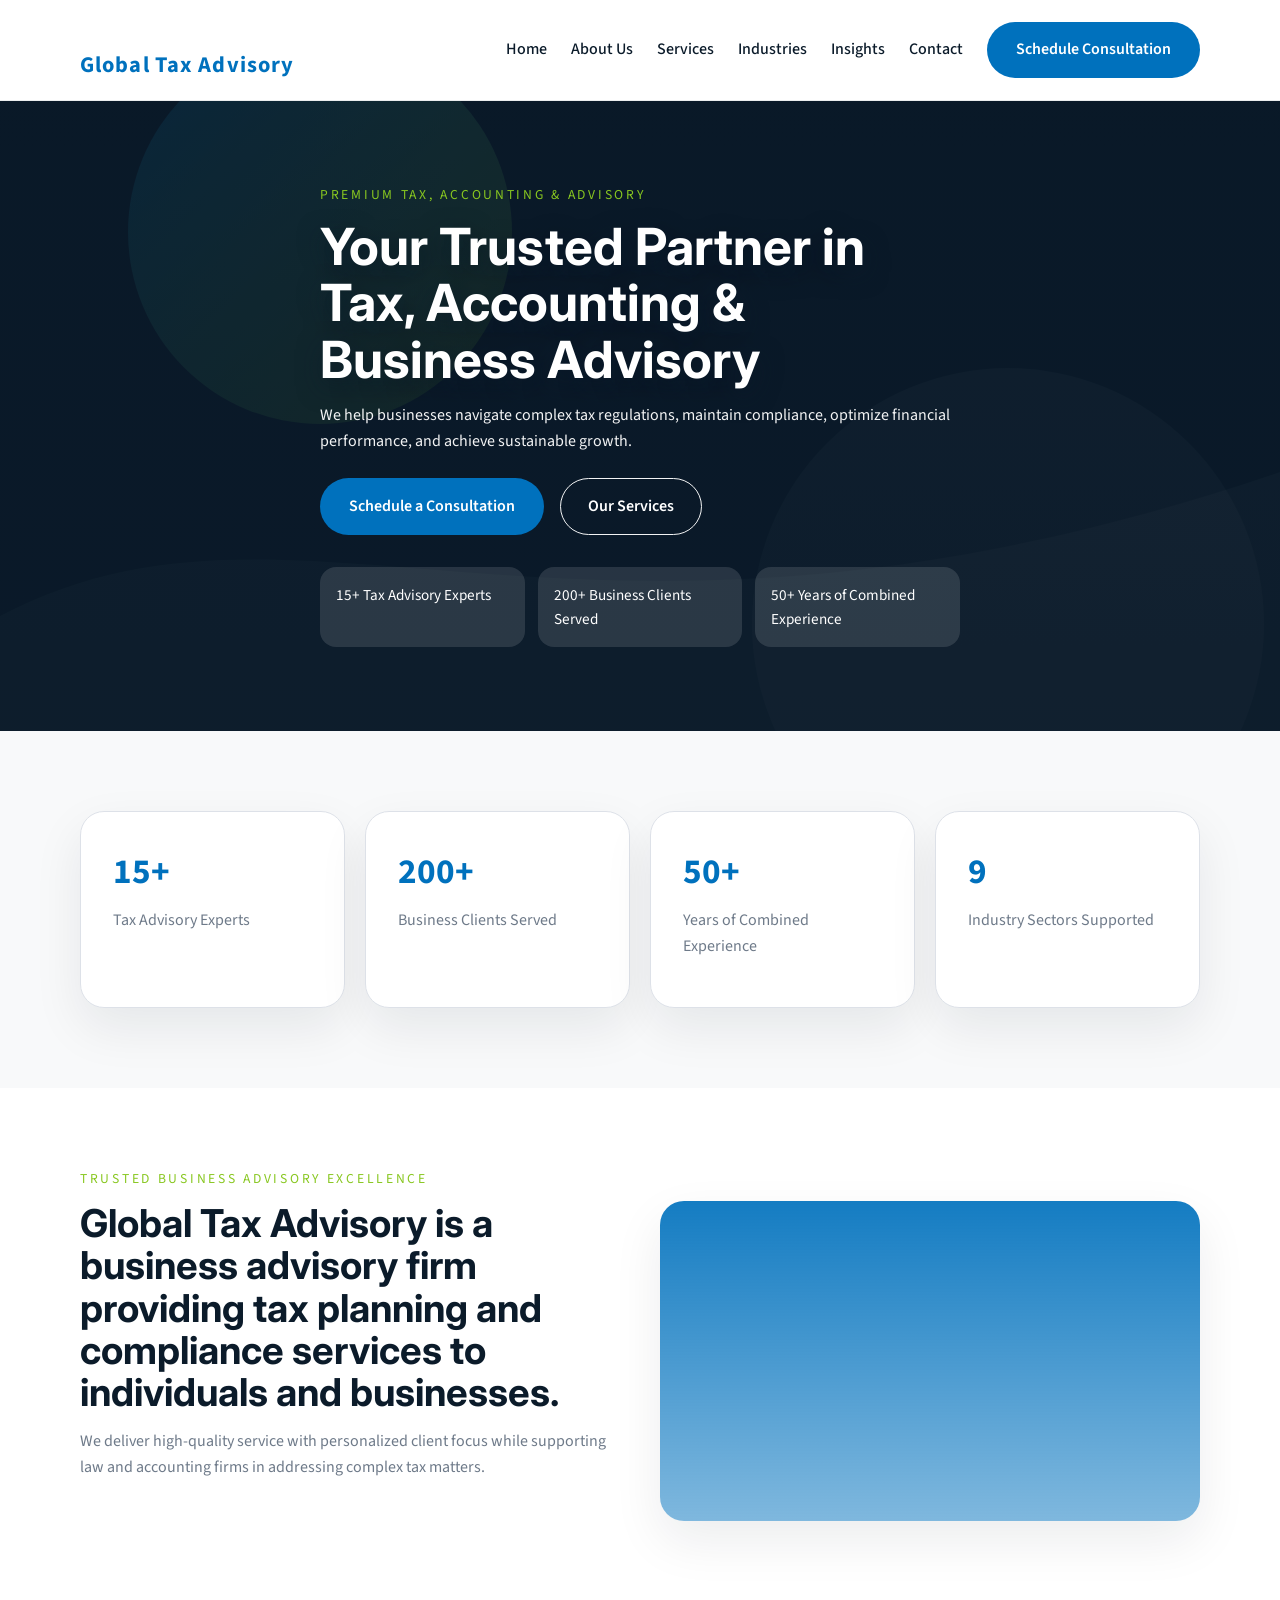
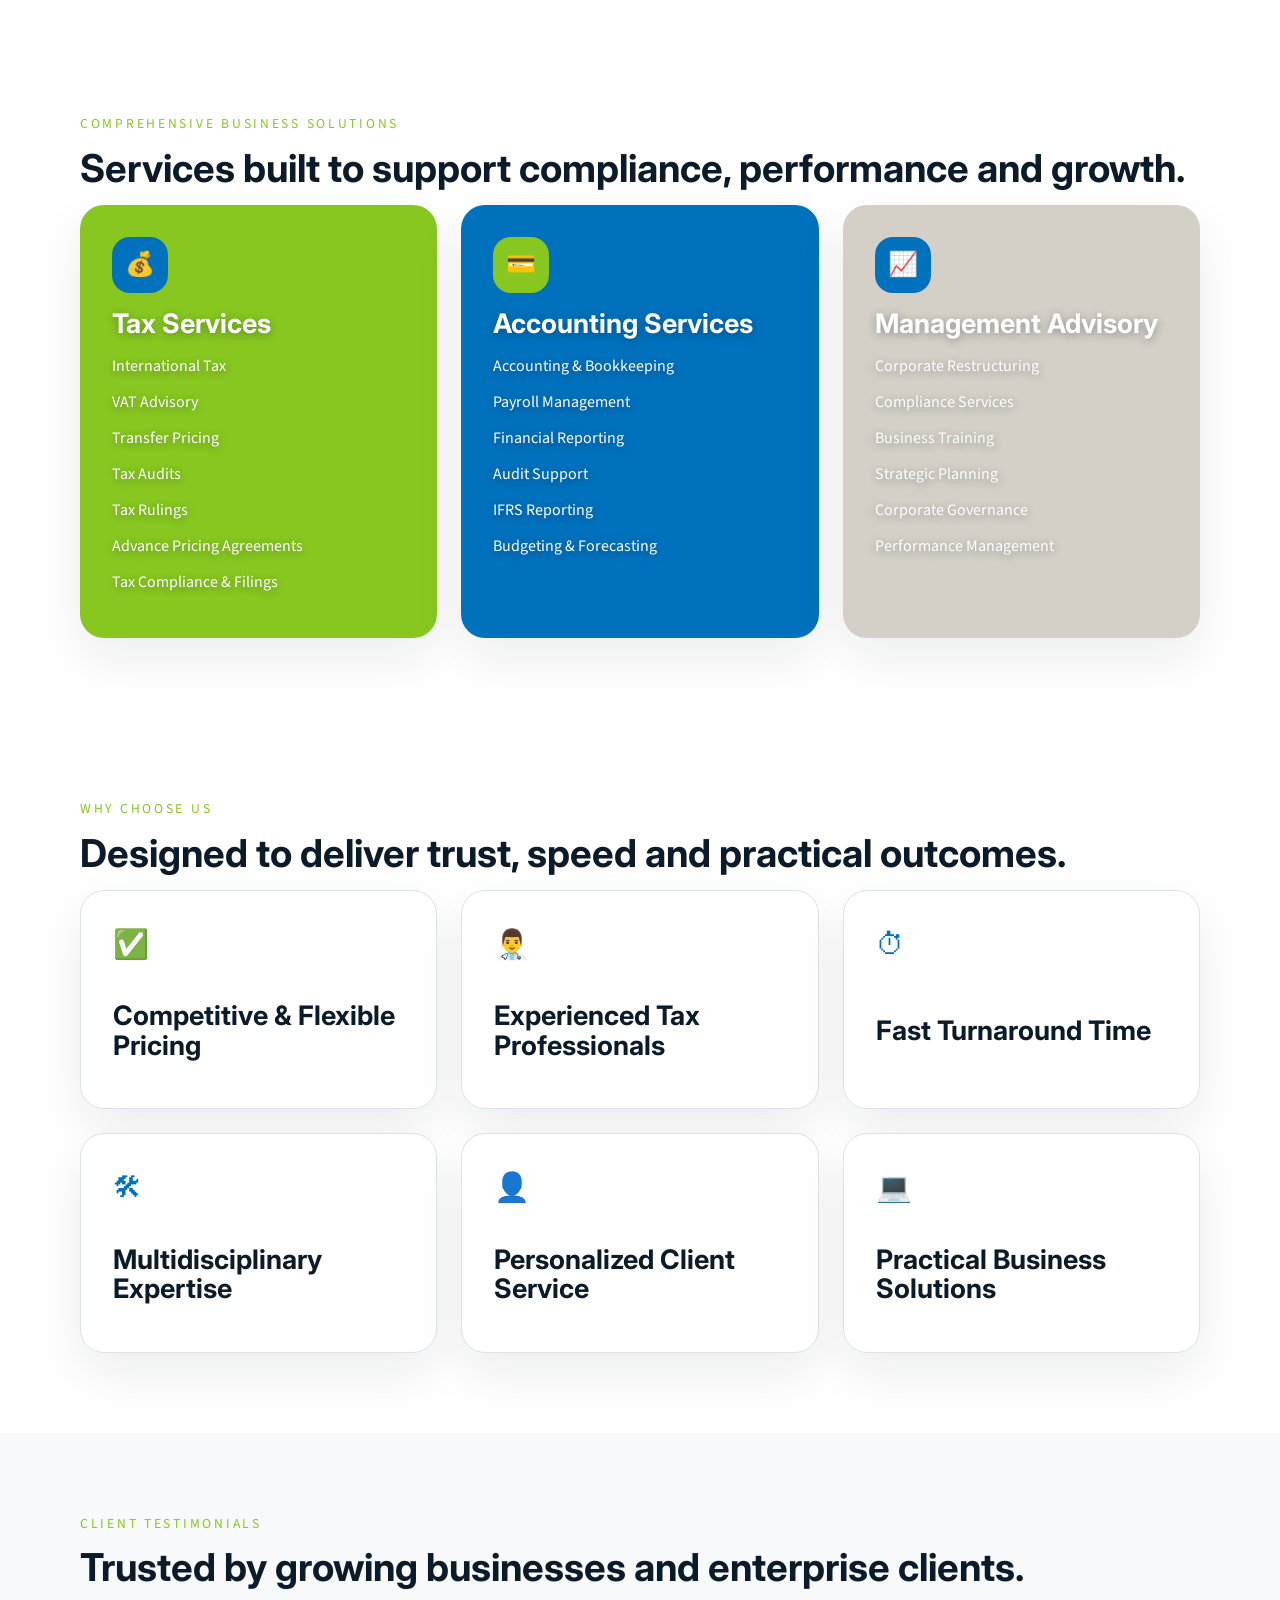
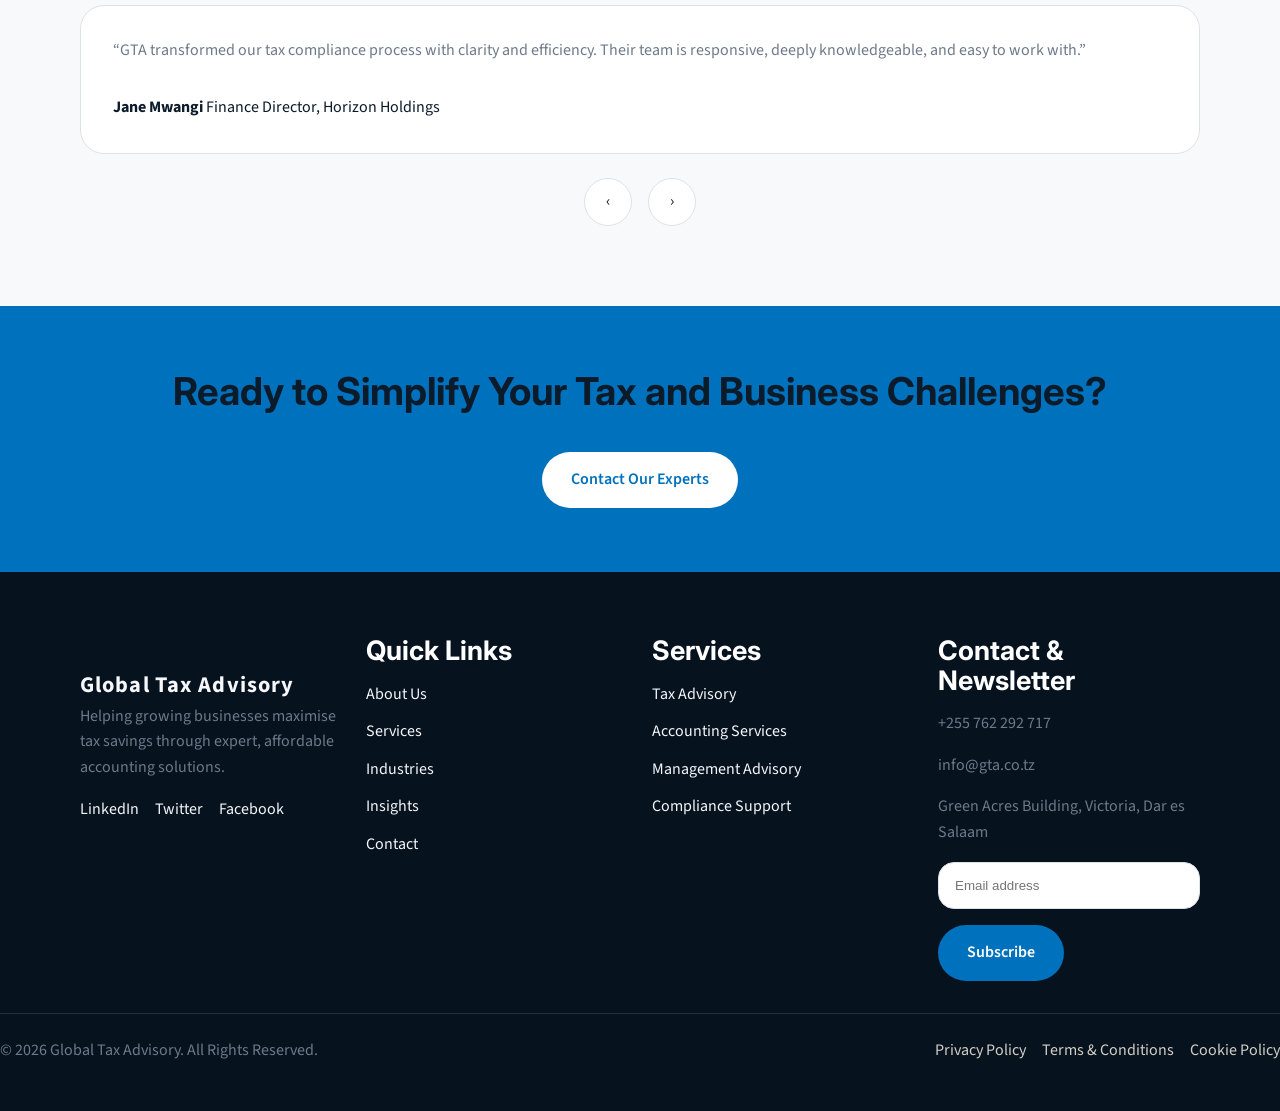
<file: index.html>
<!DOCTYPE html>
<html lang="en">
<head>
  <meta charset="UTF-8" />
  <meta name="viewport" content="width=device-width, initial-scale=1.0" />
  <title>Global Tax Advisory | Trusted Tax, Accounting & Advisory Services</title>
  <meta name="description" content="Global Tax Advisory delivers premium tax advisory, accounting services, and business consulting for growing organizations in Tanzania and beyond." />
  <meta name="keywords" content="tax advisory, accounting services, business consulting, tax compliance, financial management, Tanzania" />
  <meta property="og:title" content="Global Tax Advisory | Trusted Tax, Accounting & Advisory Services" />
  <meta property="og:description" content="Premium corporate advisory services for tax, accounting, and business management with expert support for growing businesses." />
  <meta property="og:type" content="website" />
  <meta property="og:url" content="./index.html" />
  <meta property="og:image" content="./assets/img/og-image.svg" />
  <meta name="twitter:card" content="summary_large_image" />
  <meta name="twitter:title" content="Global Tax Advisory | Trusted Tax, Accounting & Advisory Services" />
  <meta name="twitter:description" content="Premium tax and business advisory with tailored accounting solutions for growing businesses." />
  <script type="application/ld+json">
  {
    "@context": "https://schema.org",
    "@type": "ProfessionalService",
    "name": "Global Tax Advisory",
    "url": "https://www.globaltaxadvisory.co.tz",
    "logo": "https://www.globaltaxadvisory.co.tz/assets/img/logo.png",
    "telephone": "+255762292717",
    "email": "info@gta.co.tz",
    "address": {
      "@type": "PostalAddress",
      "streetAddress": "Green Acres Building, Victoria",
      "addressLocality": "Dar es Salaam",
      "addressCountry": "TZ"
    },
    "description": "Premium tax advisory, accounting services, and business consulting for growing businesses.",
    "areaServed": "Tanzania",
    "priceRange": "$$",
    "sameAs": [
      "https://www.linkedin.com",
      "https://twitter.com",
      "https://www.facebook.com"
    ]
  }
  </script>
  <link rel="preconnect" href="https://fonts.googleapis.com" />
  <link rel="preconnect" href="https://fonts.gstatic.com" crossorigin />
  <link href="https://fonts.googleapis.com/css2?family=Inter:wght@300;400;500;600;700&family=Source+Sans+Pro:wght@300;400;500;600;700&display=swap" rel="stylesheet" />
  <link href="https://cdn.jsdelivr.net/npm/aos@2.3.4/dist/aos.css" rel="stylesheet" />
  <link rel="stylesheet" href="assets/css/styles.min.css" />
</head>
<body>
  <header class="site-header">
    <div class="container header-inner">
      <a href="index.html" class="brand" aria-label="Global Tax Advisory home"><img src="assets/img/logo.png" alt="Global Tax Advisory logo" width="40" height="40">Global Tax Advisory</a>
      <button class="nav-toggle" aria-expanded="false" aria-controls="primary-navigation">Menu</button>
      <nav id="primary-navigation" class="site-nav">
        <ul class="nav-list">
          <li><a href="index.html">Home</a></li>
          <li><a href="about.html">About Us</a></li>
          <li><a href="services.html">Services</a></li>
          <li><a href="industries.html">Industries</a></li>
          <li><a href="insights.html">Insights</a></li>
          <li><a href="contact.html">Contact</a></li>
        </ul>
        <a class="btn btn-primary nav-cta" href="contact.html">Schedule Consultation</a>
      </nav>
    </div>
  </header>

  <main>
    <section class="hero hero-home" aria-label="Homepage hero section">
      <div class="hero-overlay"></div>
      <div class="container hero-copy" data-aos="fade-up">
        <p class="eyebrow">Premium Tax, Accounting & Advisory</p>
        <h1>Your Trusted Partner in Tax, Accounting & Business Advisory</h1>
        <p class="hero-text">We help businesses navigate complex tax regulations, maintain compliance, optimize financial performance, and achieve sustainable growth.</p>
        <div class="hero-actions">
          <a class="btn btn-primary" href="contact.html">Schedule a Consultation</a>
          <a class="btn btn-secondary" href="#services-overview">Our Services</a>
        </div>
        <div class="trust-indicators">
          <span>15+ Tax Advisory Experts</span>
          <span>200+ Business Clients Served</span>
          <span>50+ Years of Combined Experience</span>
        </div>
      </div>
    </section>

    <section class="section stats-section" aria-label="Statistics section">
      <div class="container" data-aos="fade-up">
        <div class="stats-grid">
          <article class="stat-card"><strong>15+</strong><p>Tax Advisory Experts</p></article>
          <article class="stat-card"><strong>200+</strong><p>Business Clients Served</p></article>
          <article class="stat-card"><strong>50+</strong><p>Years of Combined Experience</p></article>
          <article class="stat-card"><strong>9</strong><p>Industry Sectors Supported</p></article>
        </div>
      </div>
    </section>

    <section class="section about-snapshot" id="about-snapshot" aria-label="About snapshot">
      <div class="container about-grid" data-aos="fade-up">
        <div class="about-copy">
          <p class="eyebrow">Trusted Business Advisory Excellence</p>
          <h2>Global Tax Advisory is a business advisory firm providing tax planning and compliance services to individuals and businesses.</h2>
          <p>We deliver high-quality service with personalized client focus while supporting law and accounting firms in addressing complex tax matters.</p>
          <a class="btn btn-outline" href="about.html">Learn More About Us</a>
        </div>
        <div class="about-image" aria-hidden="true"></div>
      </div>
    </section>

    <section class="section services-overview" id="services-overview" aria-label="Services overview">
      <div class="container" data-aos="fade-up">
        <p class="eyebrow">Comprehensive Business Solutions</p>
        <h2>Services built to support compliance, performance and growth.</h2>
        <div class="card-grid">
          <article class="service-card service-tax">
            <div class="service-icon service-icon-blue" aria-hidden="true">&#128176;</div>
            <h3>Tax Services</h3>
            <ul>
              <li>International Tax</li>
              <li>VAT Advisory</li>
              <li>Transfer Pricing</li>
              <li>Tax Audits</li>
              <li>Tax Rulings</li>
              <li>Advance Pricing Agreements</li>
              <li>Tax Compliance & Filings</li>
            </ul>
          </article>
          <article class="service-card service-accounting">
            <div class="service-icon service-icon-green" aria-hidden="true">&#128179;</div>
            <h3>Accounting Services</h3>
            <ul>
              <li>Accounting & Bookkeeping</li>
              <li>Payroll Management</li>
              <li>Financial Reporting</li>
              <li>Audit Support</li>
              <li>IFRS Reporting</li>
              <li>Budgeting & Forecasting</li>
            </ul>
          </article>
          <article class="service-card service-management">
            <div class="service-icon service-icon-blue" aria-hidden="true">&#128200;</div>
            <h3>Management Advisory</h3>
            <ul>
              <li>Corporate Restructuring</li>
              <li>Compliance Services</li>
              <li>Business Training</li>
              <li>Strategic Planning</li>
              <li>Corporate Governance</li>
              <li>Performance Management</li>
            </ul>
          </article>
        </div>
      </div>
    </section>

    <section class="section why-choose" aria-label="Why choose us">
      <div class="container" data-aos="fade-up">
        <p class="eyebrow">Why Choose Us</p>
        <h2>Designed to deliver trust, speed and practical outcomes.</h2>
        <div class="feature-grid">
          <article class="feature-card"><span class="feature-icon">&#9989;</span><h3>Competitive & Flexible Pricing</h3></article>
          <article class="feature-card"><span class="feature-icon">&#128104;&#8205;&#9877;&#65039;</span><h3>Experienced Tax Professionals</h3></article>
          <article class="feature-card"><span class="feature-icon">&#9201;</span><h3>Fast Turnaround Time</h3></article>
          <article class="feature-card"><span class="feature-icon">&#128736;</span><h3>Multidisciplinary Expertise</h3></article>
          <article class="feature-card"><span class="feature-icon">&#128100;</span><h3>Personalized Client Service</h3></article>
          <article class="feature-card"><span class="feature-icon">&#128187;</span><h3>Practical Business Solutions</h3></article>
        </div>
      </div>
    </section>

    <section class="section testimonials" aria-label="Client testimonials">
      <div class="container" data-aos="fade-up">
        <p class="eyebrow">Client Testimonials</p>
        <h2>Trusted by growing businesses and enterprise clients.</h2>
        <div class="testimonial-slider" id="testimonial-slider">
          <article class="testimonial-card active">
            <p>“GTA transformed our tax compliance process with clarity and efficiency. Their team is responsive, deeply knowledgeable, and easy to work with.”</p>
            <div class="testimonial-meta">
              <strong>Jane Mwangi</strong>
              <span>Finance Director, Horizon Holdings</span>
            </div>
          </article>
          <article class="testimonial-card">
            <p>“The advisory support from GTA helped us access new tax incentives while maintaining full regulatory compliance.”</p>
            <div class="testimonial-meta">
              <strong>Samuel Kiptoo</strong>
              <span>CEO, Afritech Solutions</span>
            </div>
          </article>
          <article class="testimonial-card">
            <p>“Their team made our audit preparation seamless and helped our leadership team make smarter decisions.”</p>
            <div class="testimonial-meta">
              <strong>Amina Hassan</strong>
              <span>Managing Partner, Azim Law</span>
            </div>
          </article>
        </div>
        <div class="testimonial-controls">
          <button class="slider-control" id="prev-testimonial" aria-label="Previous testimonial">‹</button>
          <button class="slider-control" id="next-testimonial" aria-label="Next testimonial">›</button>
        </div>
      </div>
    </section>

    <section class="section final-cta" aria-label="Final call to action">
      <div class="container" data-aos="fade-up">
        <h2>Ready to Simplify Your Tax and Business Challenges?</h2>
        <a class="btn btn-outline-light" href="contact.html">Contact Our Experts</a>
      </div>
    </section>
  </main>

  <footer class="site-footer">
    <div class="container footer-grid">
      <div>
        <a href="index.html" class="brand-footer"><img src="assets/img/logo.png" alt="Global Tax Advisory logo" width="40" height="40">Global Tax Advisory</a>
        <p>Helping growing businesses maximise tax savings through expert, affordable accounting solutions.</p>
        <div class="social-links" aria-label="Social media links">
          <a href="#" aria-label="LinkedIn">LinkedIn</a>
          <a href="#" aria-label="Twitter">Twitter</a>
          <a href="#" aria-label="Facebook">Facebook</a>
        </div>
      </div>
      <div>
        <h3>Quick Links</h3>
        <ul>
          <li><a href="about.html">About Us</a></li>
          <li><a href="services.html">Services</a></li>
          <li><a href="industries.html">Industries</a></li>
          <li><a href="insights.html">Insights</a></li>
          <li><a href="contact.html">Contact</a></li>
        </ul>
      </div>
      <div>
        <h3>Services</h3>
        <ul>
          <li><a href="services.html">Tax Advisory</a></li>
          <li><a href="services.html">Accounting Services</a></li>
          <li><a href="services.html">Management Advisory</a></li>
          <li><a href="services.html">Compliance Support</a></li>
        </ul>
      </div>
      <div>
        <h3>Contact & Newsletter</h3>
        <p>+255 762 292 717</p>
        <p>info@gta.co.tz</p>
        <p>Green Acres Building, Victoria, Dar es Salaam</p>
        <form class="footer-newsletter" aria-label="Newsletter signup">
          <label for="footer-email" class="visually-hidden">Email</label>
          <input type="email" id="footer-email" name="email" placeholder="Email address" required />
          <button class="btn btn-primary" type="submit">Subscribe</button>
        </form>
      </div>
    </div>
    <div class="footer-bottom">
      <p>© 2026 Global Tax Advisory. All Rights Reserved.</p>
      <div class="footer-links">
        <a href="#">Privacy Policy</a>
        <a href="#">Terms & Conditions</a>
        <a href="#">Cookie Policy</a>
      </div>
    </div>
  </footer>

  <script src="https://cdn.jsdelivr.net/npm/aos@2.3.4/dist/aos.js"></script>
  <script src="assets/js/main.min.js"></script>
</body>
</html>
</file>
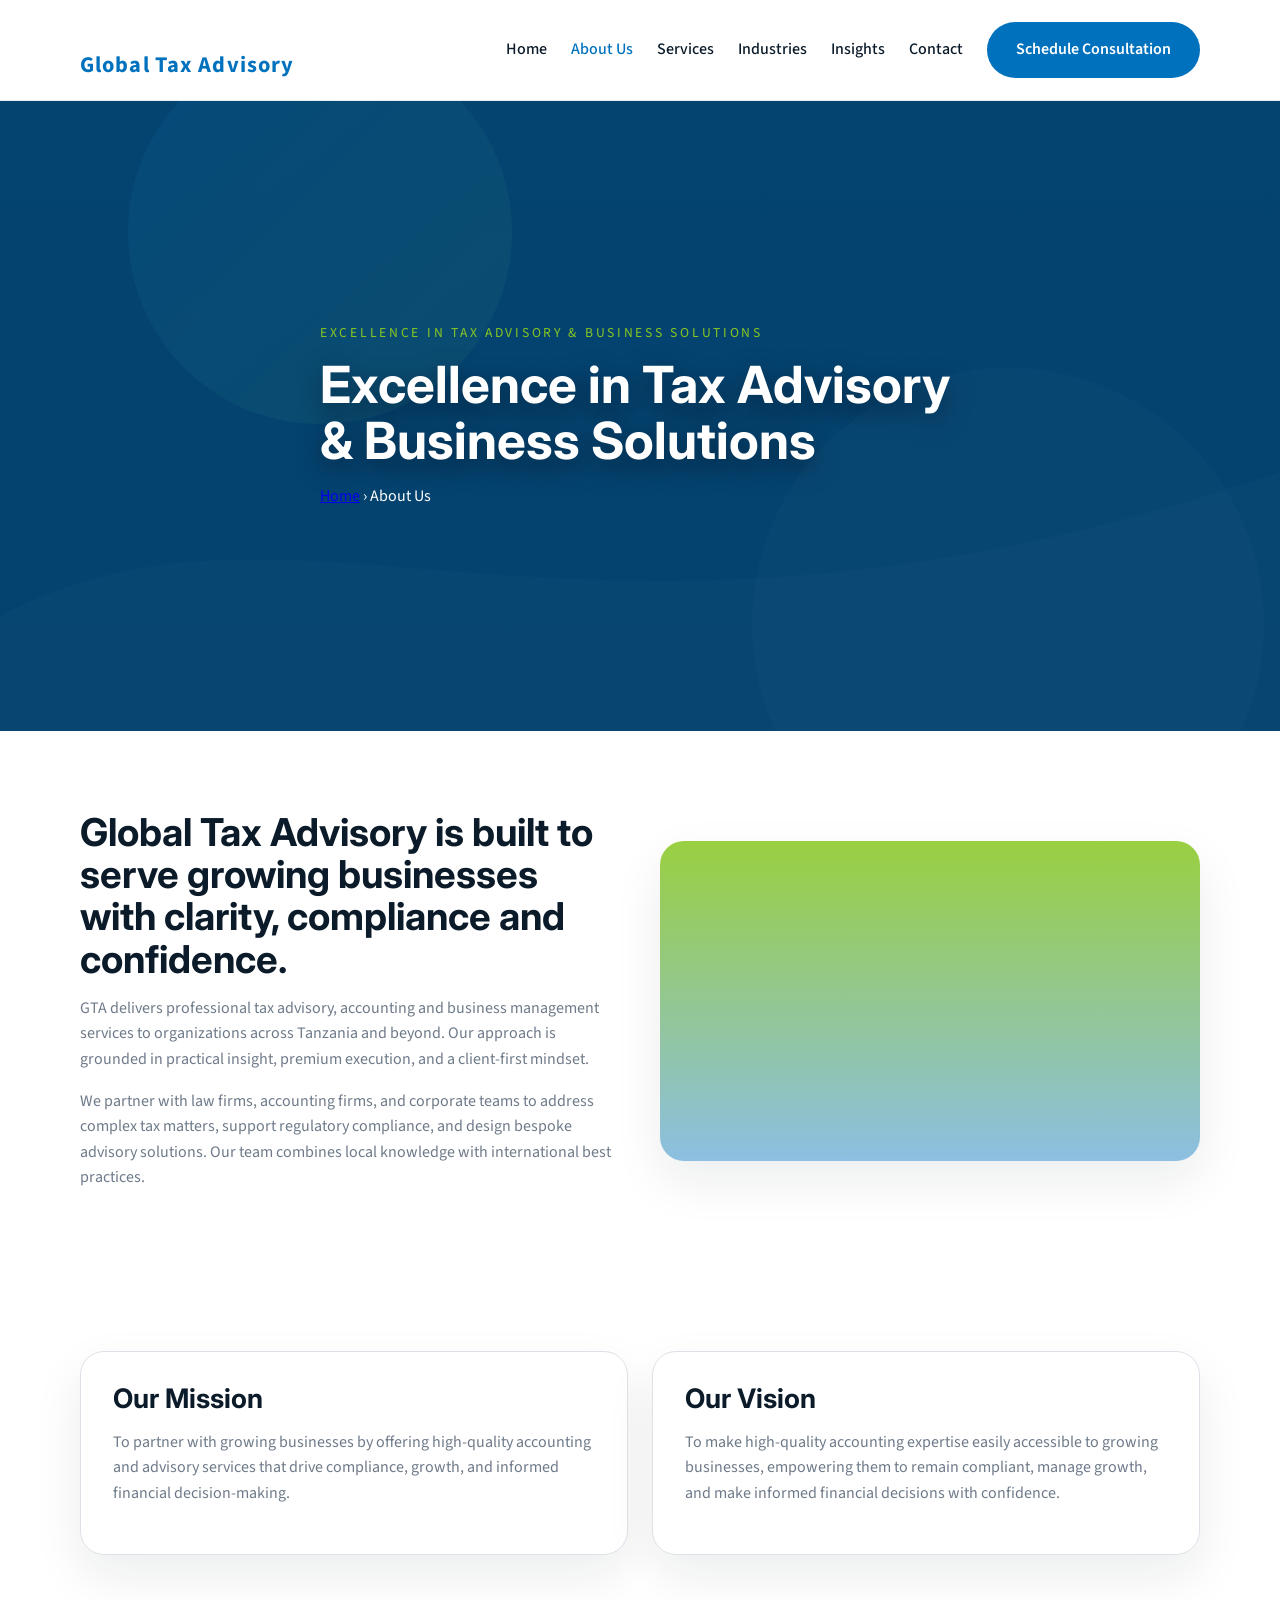
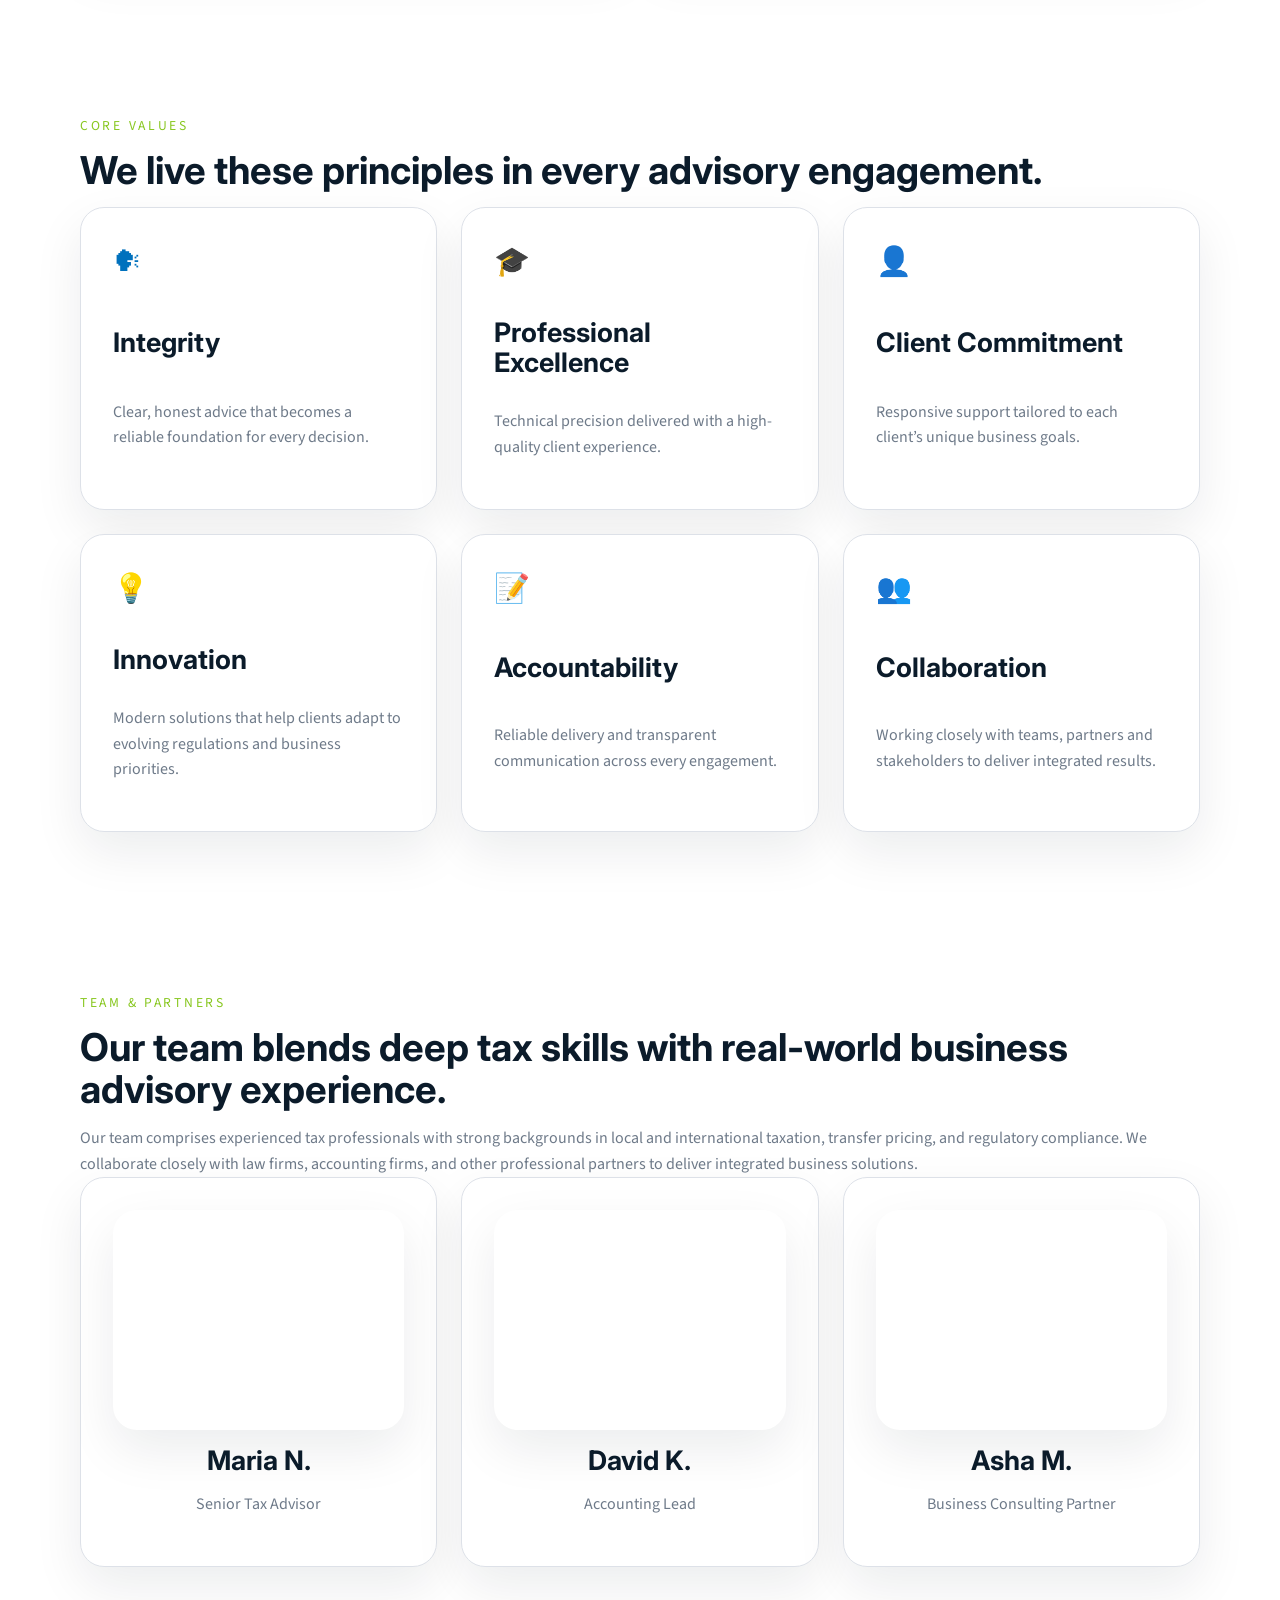
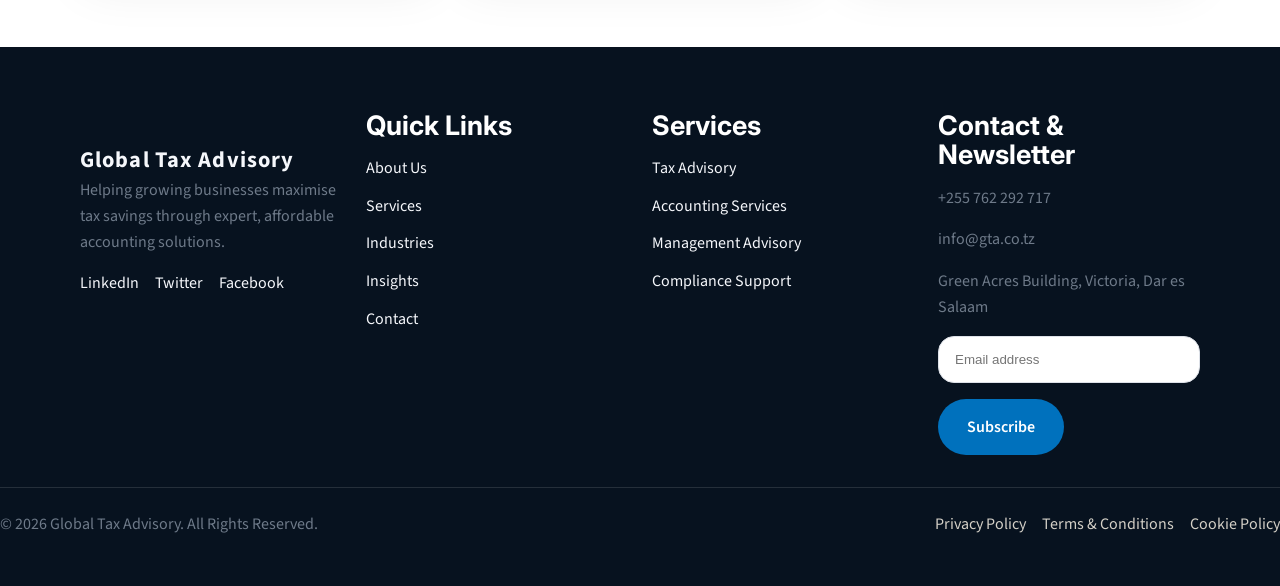
<file: about.html>
<!DOCTYPE html>
<html lang="en">
<head>
  <meta charset="UTF-8" />
  <meta name="viewport" content="width=device-width, initial-scale=1.0" />
  <title>About Us | Global Tax Advisory</title>
  <meta name="description" content="Learn about Global Tax Advisory's mission, vision, values, and experienced advisory team serving growing businesses." />
  <meta name="keywords" content="about Global Tax Advisory, mission, vision, values, tax advisory firm" />
  <meta property="og:title" content="About Us | Global Tax Advisory" />
  <meta property="og:description" content="High-quality tax advisory and business consulting with a focus on compliance and growth." />
  <meta property="og:image" content="./assets/img/og-image.svg" />
  <meta property="og:type" content="website" />
  <link rel="preconnect" href="https://fonts.googleapis.com" />
  <link rel="preconnect" href="https://fonts.gstatic.com" crossorigin />
  <link href="https://fonts.googleapis.com/css2?family=Inter:wght@300;400;500;600;700&family=Source+Sans+Pro:wght@300;400;500;600;700&display=swap" rel="stylesheet" />
  <link href="https://cdn.jsdelivr.net/npm/aos@2.3.4/dist/aos.css" rel="stylesheet" />
  <link rel="stylesheet" href="assets/css/styles.min.css" />
</head>
<body>
  <header class="site-header">
    <div class="container header-inner">
      <a href="index.html" class="brand" aria-label="Global Tax Advisory home"><img src="assets/img/logo.png" alt="Global Tax Advisory logo" width="40" height="40">Global Tax Advisory</a>
      <button class="nav-toggle" aria-expanded="false" aria-controls="primary-navigation">Menu</button>
      <nav id="primary-navigation" class="site-nav">
        <ul class="nav-list">
          <li><a href="index.html">Home</a></li>
          <li><a href="about.html" class="active">About Us</a></li>
          <li><a href="services.html">Services</a></li>
          <li><a href="industries.html">Industries</a></li>
          <li><a href="insights.html">Insights</a></li>
          <li><a href="contact.html">Contact</a></li>
        </ul>
        <a class="btn btn-primary nav-cta" href="contact.html">Schedule Consultation</a>
      </nav>
    </div>
  </header>

  <main>
    <section class="page-hero page-hero-about" aria-label="About page hero">
      <div class="hero-overlay"></div>
      <div class="container hero-copy" data-aos="fade-up">
        <p class="eyebrow">Excellence in Tax Advisory & Business Solutions</p>
        <h1>Excellence in Tax Advisory & Business Solutions</h1>
        <nav class="breadcrumb" aria-label="Breadcrumb">
          <a href="index.html">Home</a>
          <span aria-hidden="true">›</span>
          <span>About Us</span>
        </nav>
      </div>
    </section>

    <section class="section company-overview" aria-label="Company overview">
      <div class="container about-grid" data-aos="fade-up">
        <div class="about-copy">
          <h2>Global Tax Advisory is built to serve growing businesses with clarity, compliance and confidence.</h2>
          <p>GTA delivers professional tax advisory, accounting and business management services to organizations across Tanzania and beyond. Our approach is grounded in practical insight, premium execution, and a client-first mindset.</p>
          <p>We partner with law firms, accounting firms, and corporate teams to address complex tax matters, support regulatory compliance, and design bespoke advisory solutions. Our team combines local knowledge with international best practices.</p>
        </div>
        <div class="about-image about-image-secondary" aria-hidden="true"></div>
      </div>
    </section>

    <section class="section mission-vision" aria-label="Mission and vision">
      <div class="container" data-aos="fade-up">
        <div class="split-cards">
          <article class="card mission-card">
            <h3>Our Mission</h3>
            <p>To partner with growing businesses by offering high-quality accounting and advisory services that drive compliance, growth, and informed financial decision-making.</p>
          </article>
          <article class="card vision-card">
            <h3>Our Vision</h3>
            <p>To make high-quality accounting expertise easily accessible to growing businesses, empowering them to remain compliant, manage growth, and make informed financial decisions with confidence.</p>
          </article>
        </div>
      </div>
    </section>

    <section class="section core-values" aria-label="Core values">
      <div class="container" data-aos="fade-up">
        <p class="eyebrow">Core Values</p>
        <h2>We live these principles in every advisory engagement.</h2>
        <div class="feature-grid">
          <article class="feature-card"><span class="feature-icon">&#128483;</span><h3>Integrity</h3><p>Clear, honest advice that becomes a reliable foundation for every decision.</p></article>
          <article class="feature-card"><span class="feature-icon">&#127891;</span><h3>Professional Excellence</h3><p>Technical precision delivered with a high-quality client experience.</p></article>
          <article class="feature-card"><span class="feature-icon">&#128100;</span><h3>Client Commitment</h3><p>Responsive support tailored to each client’s unique business goals.</p></article>
          <article class="feature-card"><span class="feature-icon">&#128161;</span><h3>Innovation</h3><p>Modern solutions that help clients adapt to evolving regulations and business priorities.</p></article>
          <article class="feature-card"><span class="feature-icon">&#128221;</span><h3>Accountability</h3><p>Reliable delivery and transparent communication across every engagement.</p></article>
          <article class="feature-card"><span class="feature-icon">&#128101;</span><h3>Collaboration</h3><p>Working closely with teams, partners and stakeholders to deliver integrated results.</p></article>
        </div>
      </div>
    </section>

    <section class="section team-partners" aria-label="Team and partners">
      <div class="container" data-aos="fade-up">
        <div class="team-intro">
          <p class="eyebrow">Team & Partners</p>
          <h2>Our team blends deep tax skills with real-world business advisory experience.</h2>
          <p>Our team comprises experienced tax professionals with strong backgrounds in local and international taxation, transfer pricing, and regulatory compliance. We collaborate closely with law firms, accounting firms, and other professional partners to deliver integrated business solutions.</p>
        </div>
        <div class="team-grid">
          <article class="team-card"><div class="team-photo"></div><h3>Maria N.</h3><p>Senior Tax Advisor</p></article>
          <article class="team-card"><div class="team-photo"></div><h3>David K.</h3><p>Accounting Lead</p></article>
          <article class="team-card"><div class="team-photo"></div><h3>Asha M.</h3><p>Business Consulting Partner</p></article>
        </div>
      </div>
    </section>
  </main>

  <footer class="site-footer">
    <div class="container footer-grid">
      <div>
        <a href="index.html" class="brand-footer"><img src="assets/img/logo.png" alt="Global Tax Advisory logo" width="40" height="40">Global Tax Advisory</a>
        <p>Helping growing businesses maximise tax savings through expert, affordable accounting solutions.</p>
        <div class="social-links" aria-label="Social media links">
          <a href="#">LinkedIn</a>
          <a href="#">Twitter</a>
          <a href="#">Facebook</a>
        </div>
      </div>
      <div>
        <h3>Quick Links</h3>
        <ul>
          <li><a href="about.html">About Us</a></li>
          <li><a href="services.html">Services</a></li>
          <li><a href="industries.html">Industries</a></li>
          <li><a href="insights.html">Insights</a></li>
          <li><a href="contact.html">Contact</a></li>
        </ul>
      </div>
      <div>
        <h3>Services</h3>
        <ul>
          <li><a href="services.html">Tax Advisory</a></li>
          <li><a href="services.html">Accounting Services</a></li>
          <li><a href="services.html">Management Advisory</a></li>
          <li><a href="services.html">Compliance Support</a></li>
        </ul>
      </div>
      <div>
        <h3>Contact & Newsletter</h3>
        <p>+255 762 292 717</p>
        <p>info@gta.co.tz</p>
        <p>Green Acres Building, Victoria, Dar es Salaam</p>
        <form class="footer-newsletter" aria-label="Newsletter signup">
          <label for="footer-email-about" class="visually-hidden">Email</label>
          <input type="email" id="footer-email-about" name="email" placeholder="Email address" required />
          <button class="btn btn-primary" type="submit">Subscribe</button>
        </form>
      </div>
    </div>
    <div class="footer-bottom">
      <p>© 2026 Global Tax Advisory. All Rights Reserved.</p>
      <div class="footer-links">
        <a href="#">Privacy Policy</a>
        <a href="#">Terms & Conditions</a>
        <a href="#">Cookie Policy</a>
      </div>
    </div>
  </footer>

  <script src="https://cdn.jsdelivr.net/npm/aos@2.3.4/dist/aos.js"></script>
  <script src="assets/js/main.min.js"></script>
</body>
</html>
</file>
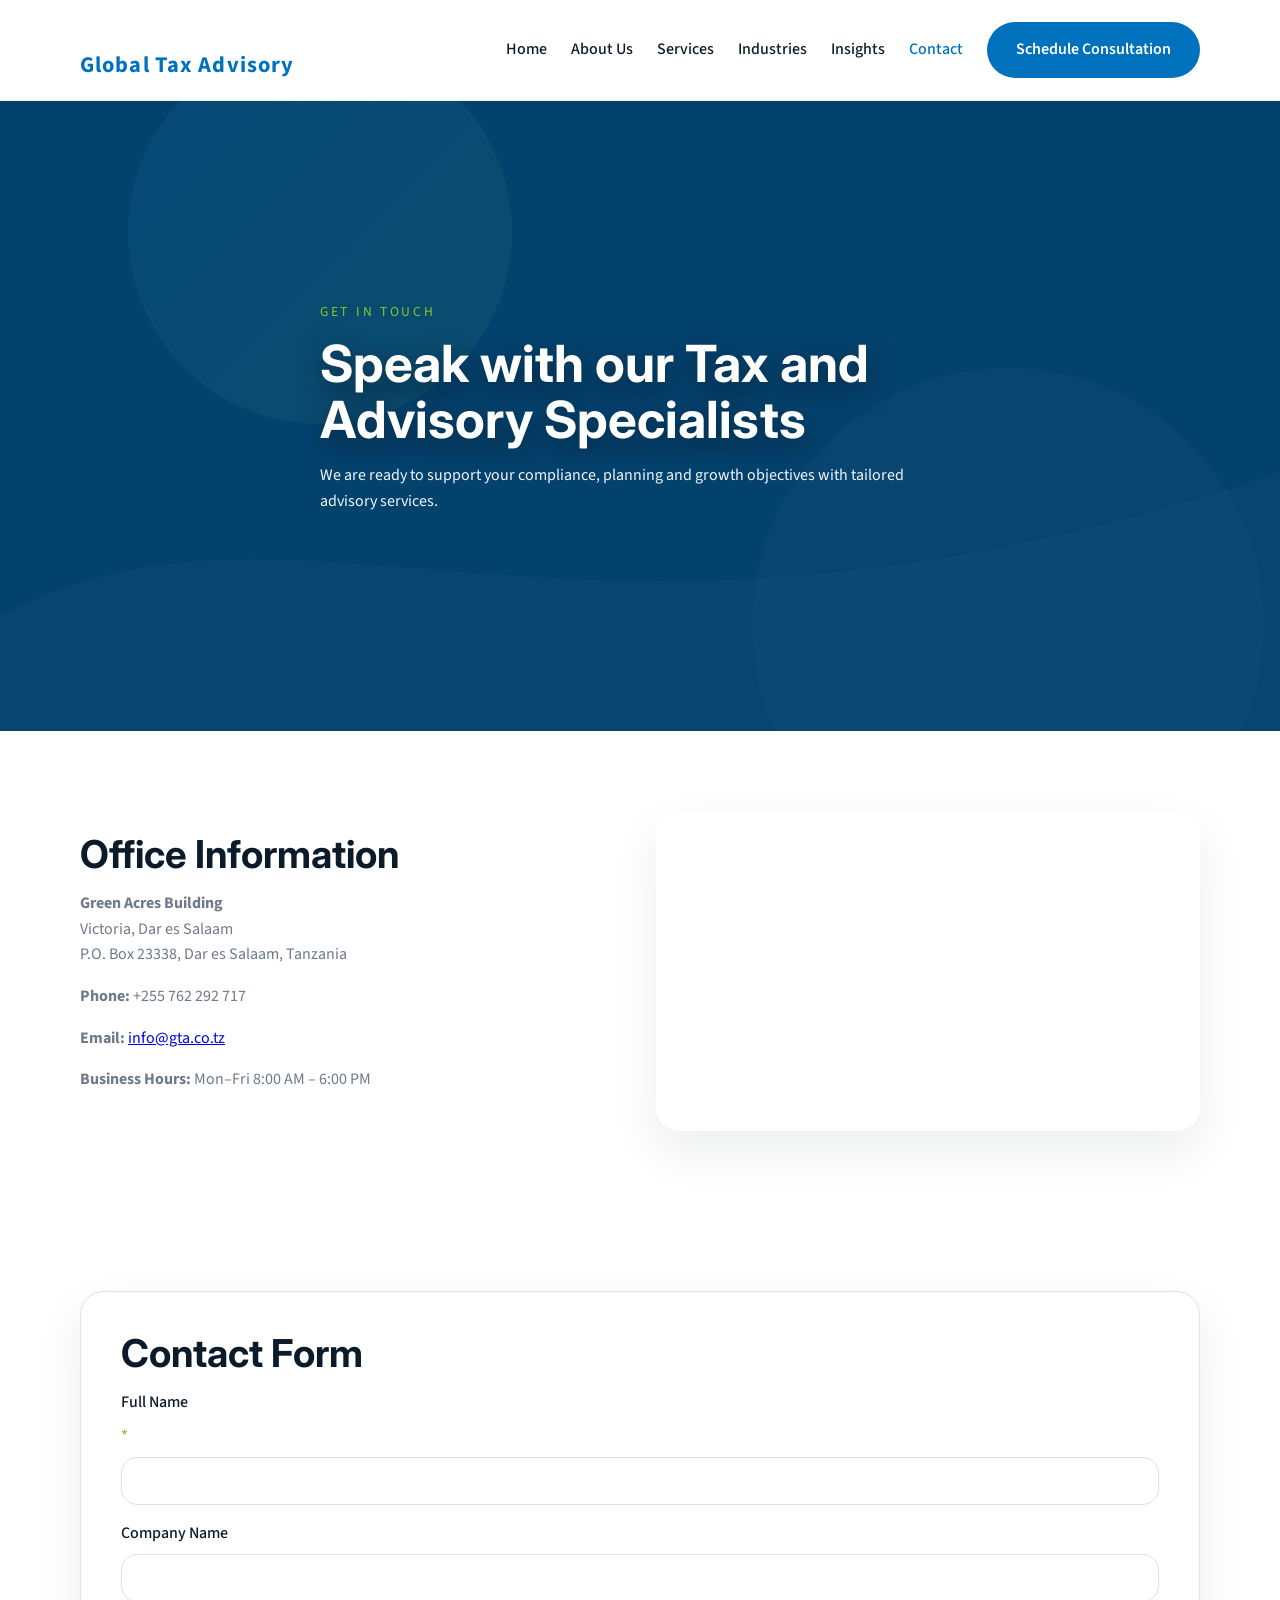
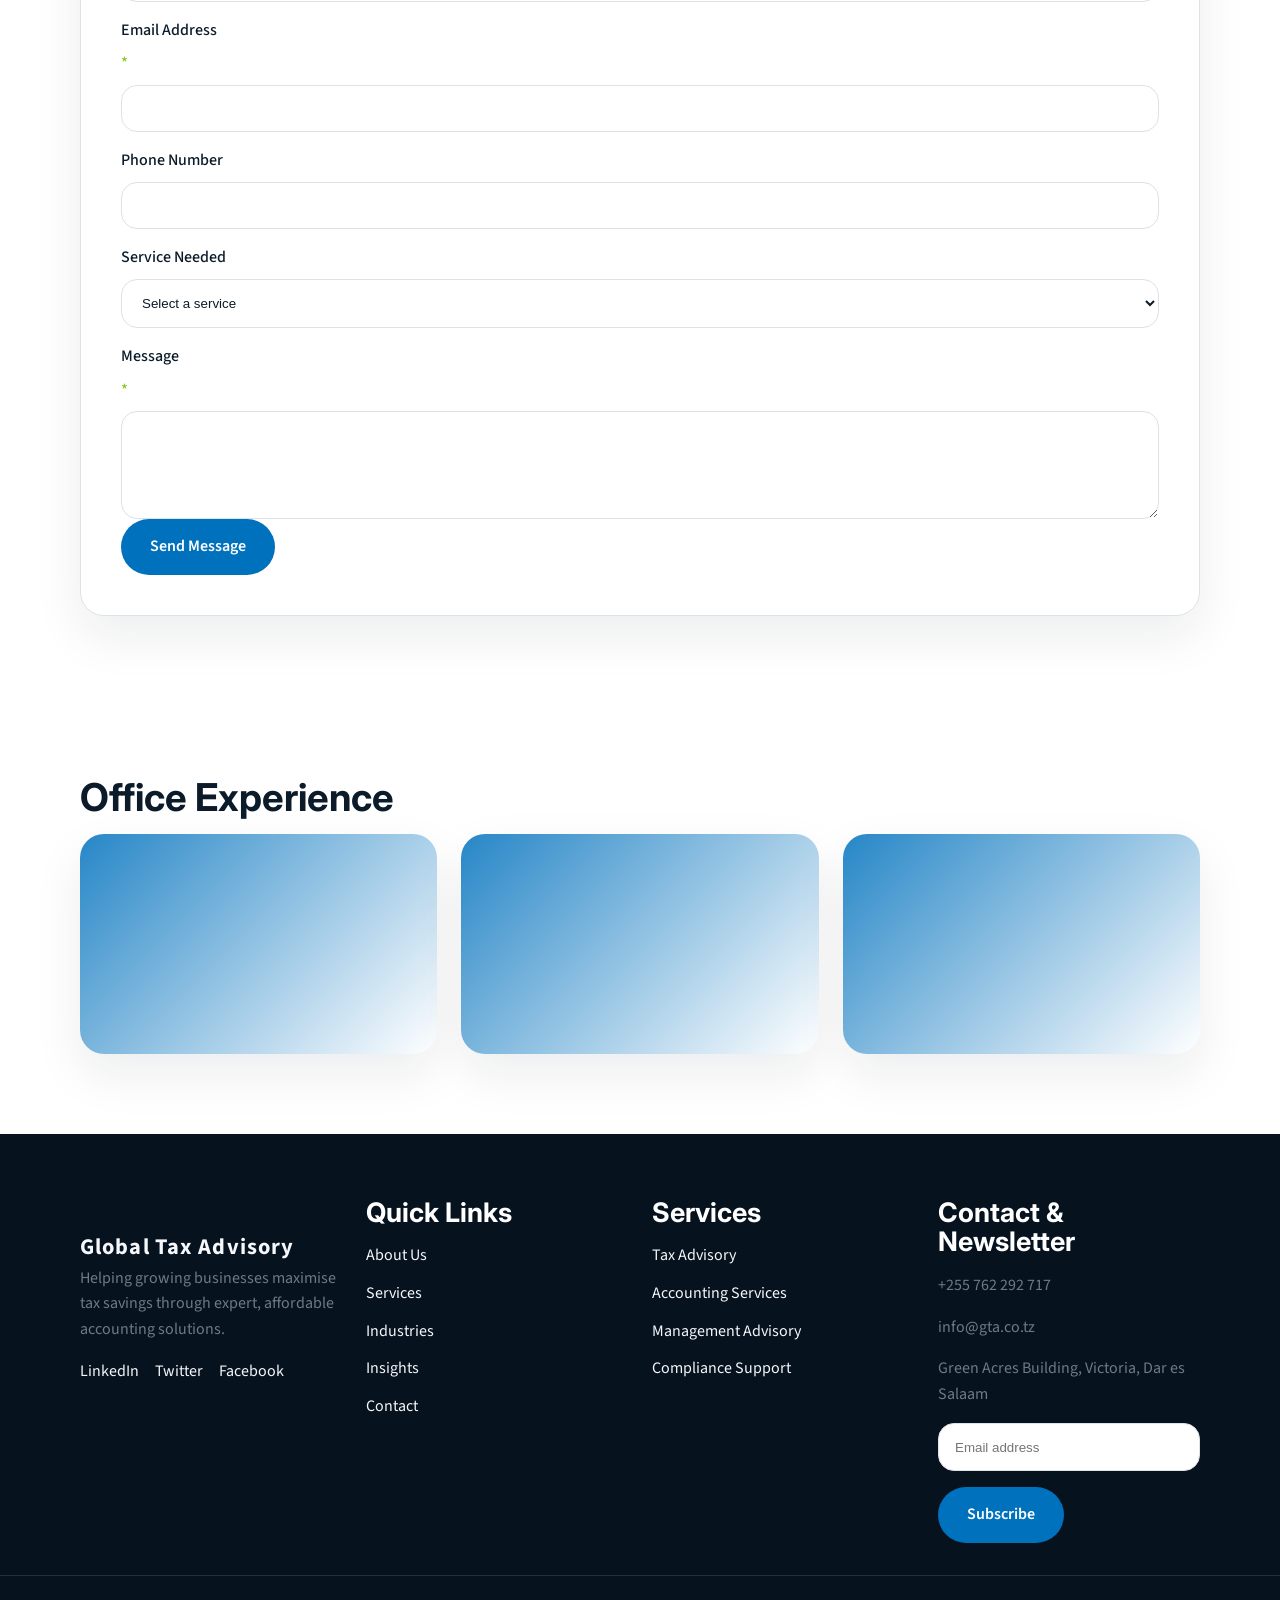
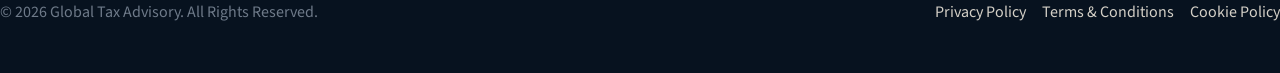
<file: contact.html>
<!DOCTYPE html>
<html lang="en">
<head>
  <meta charset="UTF-8" />
  <meta name="viewport" content="width=device-width, initial-scale=1.0" />
  <title>Contact | Global Tax Advisory</title>
  <meta name="description" content="Contact Global Tax Advisory for tailored consultation, tax advisory, and accounting support in Tanzania." />
  <meta name="keywords" content="contact Global Tax Advisory, tax advisory consultation, accounting support, business consulting" />
  <meta property="og:title" content="Contact | Global Tax Advisory" />
  <meta property="og:description" content="Reach out to schedule a consultation or request more information about our services." />
  <meta property="og:image" content="./assets/img/og-image.svg" />
  <meta property="og:type" content="website" />
  <link rel="preconnect" href="https://fonts.googleapis.com" />
  <link rel="preconnect" href="https://fonts.gstatic.com" crossorigin />
  <link href="https://fonts.googleapis.com/css2?family=Inter:wght@300;400;500;600;700&family=Source+Sans+Pro:wght@300;400;500;600;700&display=swap" rel="stylesheet" />
  <link href="https://cdn.jsdelivr.net/npm/aos@2.3.4/dist/aos.css" rel="stylesheet" />
  <link rel="stylesheet" href="assets/css/styles.min.css" />
</head>
<body>
  <header class="site-header">
    <div class="container header-inner">
      <a href="index.html" class="brand" aria-label="Global Tax Advisory home"><img src="assets/img/logo.png" alt="Global Tax Advisory logo" width="40" height="40">Global Tax Advisory</a>
      <button class="nav-toggle" aria-expanded="false" aria-controls="primary-navigation">Menu</button>
      <nav id="primary-navigation" class="site-nav">
        <ul class="nav-list">
          <li><a href="index.html">Home</a></li>
          <li><a href="about.html">About Us</a></li>
          <li><a href="services.html">Services</a></li>
          <li><a href="industries.html">Industries</a></li>
          <li><a href="insights.html">Insights</a></li>
          <li><a href="contact.html" class="active">Contact</a></li>
        </ul>
        <a class="btn btn-primary nav-cta" href="contact.html">Schedule Consultation</a>
      </nav>
    </div>
  </header>

  <main>
    <section class="page-hero page-hero-contact" aria-label="Contact page hero">
      <div class="hero-overlay"></div>
      <div class="container hero-copy" data-aos="fade-up">
        <p class="eyebrow">Get in Touch</p>
        <h1>Speak with our Tax and Advisory Specialists</h1>
        <p class="hero-text">We are ready to support your compliance, planning and growth objectives with tailored advisory services.</p>
      </div>
    </section>

    <section class="section contact-details" aria-label="Contact details">
      <div class="container contact-grid" data-aos="fade-up">
        <div>
          <h2>Office Information</h2>
          <p><strong>Green Acres Building</strong><br />Victoria, Dar es Salaam<br />P.O. Box 23338, Dar es Salaam, Tanzania</p>
          <p><strong>Phone:</strong> +255 762 292 717</p>
          <p><strong>Email:</strong> <a href="mailto:info@gta.co.tz">info@gta.co.tz</a></p>
          <p><strong>Business Hours:</strong> Mon–Fri 8:00 AM – 6:00 PM</p>
        </div>
        <div class="contact-map" aria-label="Office location on map">
          <iframe title="GTA office location" src="https://www.google.com/maps/embed?pb=!1m18!1m12!1m3!1d12675.708385259147!2d39.20636235115329!3d-6.814325896646381!2m3!1f0!2f0!3f0!3m2!1i1024!2i768!4f13.1!3m3!1m2!1s0x185c4c0c280e904f%3A0x9cad18e6a9699bab!2sDar%20es%20Salaam%2C%20Tanzania!5e0!3m2!1sen!2sus!4v1700000000000" loading="lazy" referrerpolicy="no-referrer-when-downgrade"></iframe>
        </div>
      </div>
    </section>

    <section class="section contact-form-section" aria-label="Contact form">
      <div class="container" data-aos="fade-up">
        <div class="contact-form-card">
          <h2>Contact Form</h2>
          <form id="contact-form" novalidate>
            <div class="form-grid">
              <label>
                Full Name <span class="required">*</span>
                <input type="text" id="full-name" name="fullName" required />
              </label>
              <label>
                Company Name
                <input type="text" id="company-name" name="companyName" />
              </label>
              <label>
                Email Address <span class="required">*</span>
                <input type="email" id="email" name="email" required />
              </label>
              <label>
                Phone Number
                <input type="tel" id="phone" name="phone" />
              </label>
              <label>
                Service Needed
                <select id="service-needed" name="serviceNeeded">
                  <option value="">Select a service</option>
                  <option>Tax Advisory</option>
                  <option>Accounting Services</option>
                  <option>Management Advisory</option>
                  <option>Compliance Support</option>
                </select>
              </label>
              <label class="message-field">
                Message <span class="required">*</span>
                <textarea id="message" name="message" rows="5" required></textarea>
              </label>
            </div>
            <div class="form-actions">
              <button class="btn btn-primary" type="submit">Send Message</button>
              <p id="contact-form-feedback" class="form-feedback" aria-live="polite"></p>
            </div>
          </form>
        </div>
      </div>
    </section>

    <section class="section gallery-section" aria-label="Office gallery">
      <div class="container" data-aos="fade-up">
        <h2>Office Experience</h2>
        <div class="gallery-grid">
          <div class="gallery-item"></div>
          <div class="gallery-item"></div>
          <div class="gallery-item"></div>
        </div>
      </div>
    </section>
  </main>

  <footer class="site-footer">
    <div class="container footer-grid">
      <div>
        <a href="index.html" class="brand-footer"><img src="assets/img/logo.png" alt="Global Tax Advisory logo" width="40" height="40">Global Tax Advisory</a>
        <p>Helping growing businesses maximise tax savings through expert, affordable accounting solutions.</p>
        <div class="social-links" aria-label="Social media links">
          <a href="#">LinkedIn</a>
          <a href="#">Twitter</a>
          <a href="#">Facebook</a>
        </div>
      </div>
      <div>
        <h3>Quick Links</h3>
        <ul>
          <li><a href="about.html">About Us</a></li>
          <li><a href="services.html">Services</a></li>
          <li><a href="industries.html">Industries</a></li>
          <li><a href="insights.html">Insights</a></li>
          <li><a href="contact.html">Contact</a></li>
        </ul>
      </div>
      <div>
        <h3>Services</h3>
        <ul>
          <li><a href="services.html">Tax Advisory</a></li>
          <li><a href="services.html">Accounting Services</a></li>
          <li><a href="services.html">Management Advisory</a></li>
          <li><a href="services.html">Compliance Support</a></li>
        </ul>
      </div>
      <div>
        <h3>Contact & Newsletter</h3>
        <p>+255 762 292 717</p>
        <p>info@gta.co.tz</p>
        <p>Green Acres Building, Victoria, Dar es Salaam</p>
        <form class="footer-newsletter" aria-label="Newsletter signup">
          <label for="footer-email-contact" class="visually-hidden">Email</label>
          <input type="email" id="footer-email-contact" name="email" placeholder="Email address" required />
          <button class="btn btn-primary" type="submit">Subscribe</button>
        </form>
      </div>
    </div>
    <div class="footer-bottom">
      <p>© 2026 Global Tax Advisory. All Rights Reserved.</p>
      <div class="footer-links">
        <a href="#">Privacy Policy</a>
        <a href="#">Terms & Conditions</a>
        <a href="#">Cookie Policy</a>
      </div>
    </div>
  </footer>

  <script src="https://cdn.jsdelivr.net/npm/aos@2.3.4/dist/aos.js"></script>
  <script src="assets/js/main.min.js"></script>
</body>
</html>
</file>
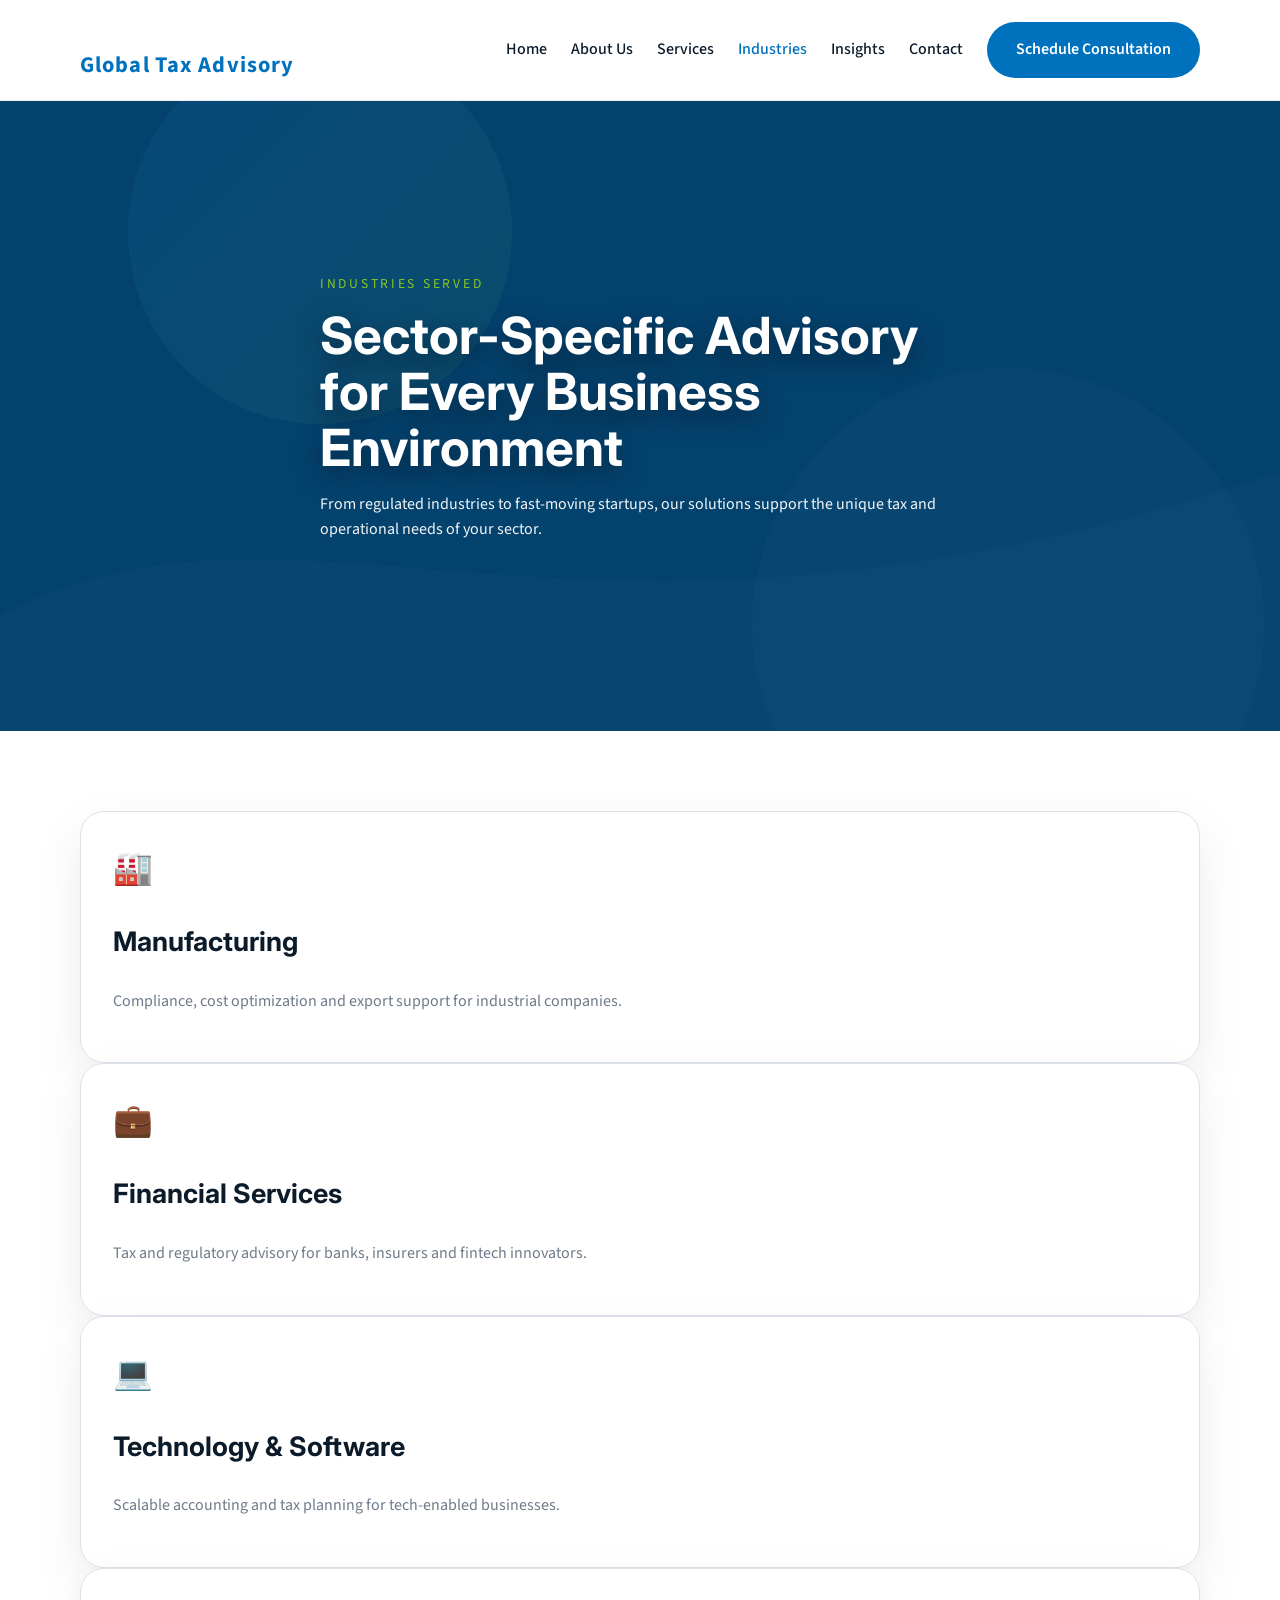
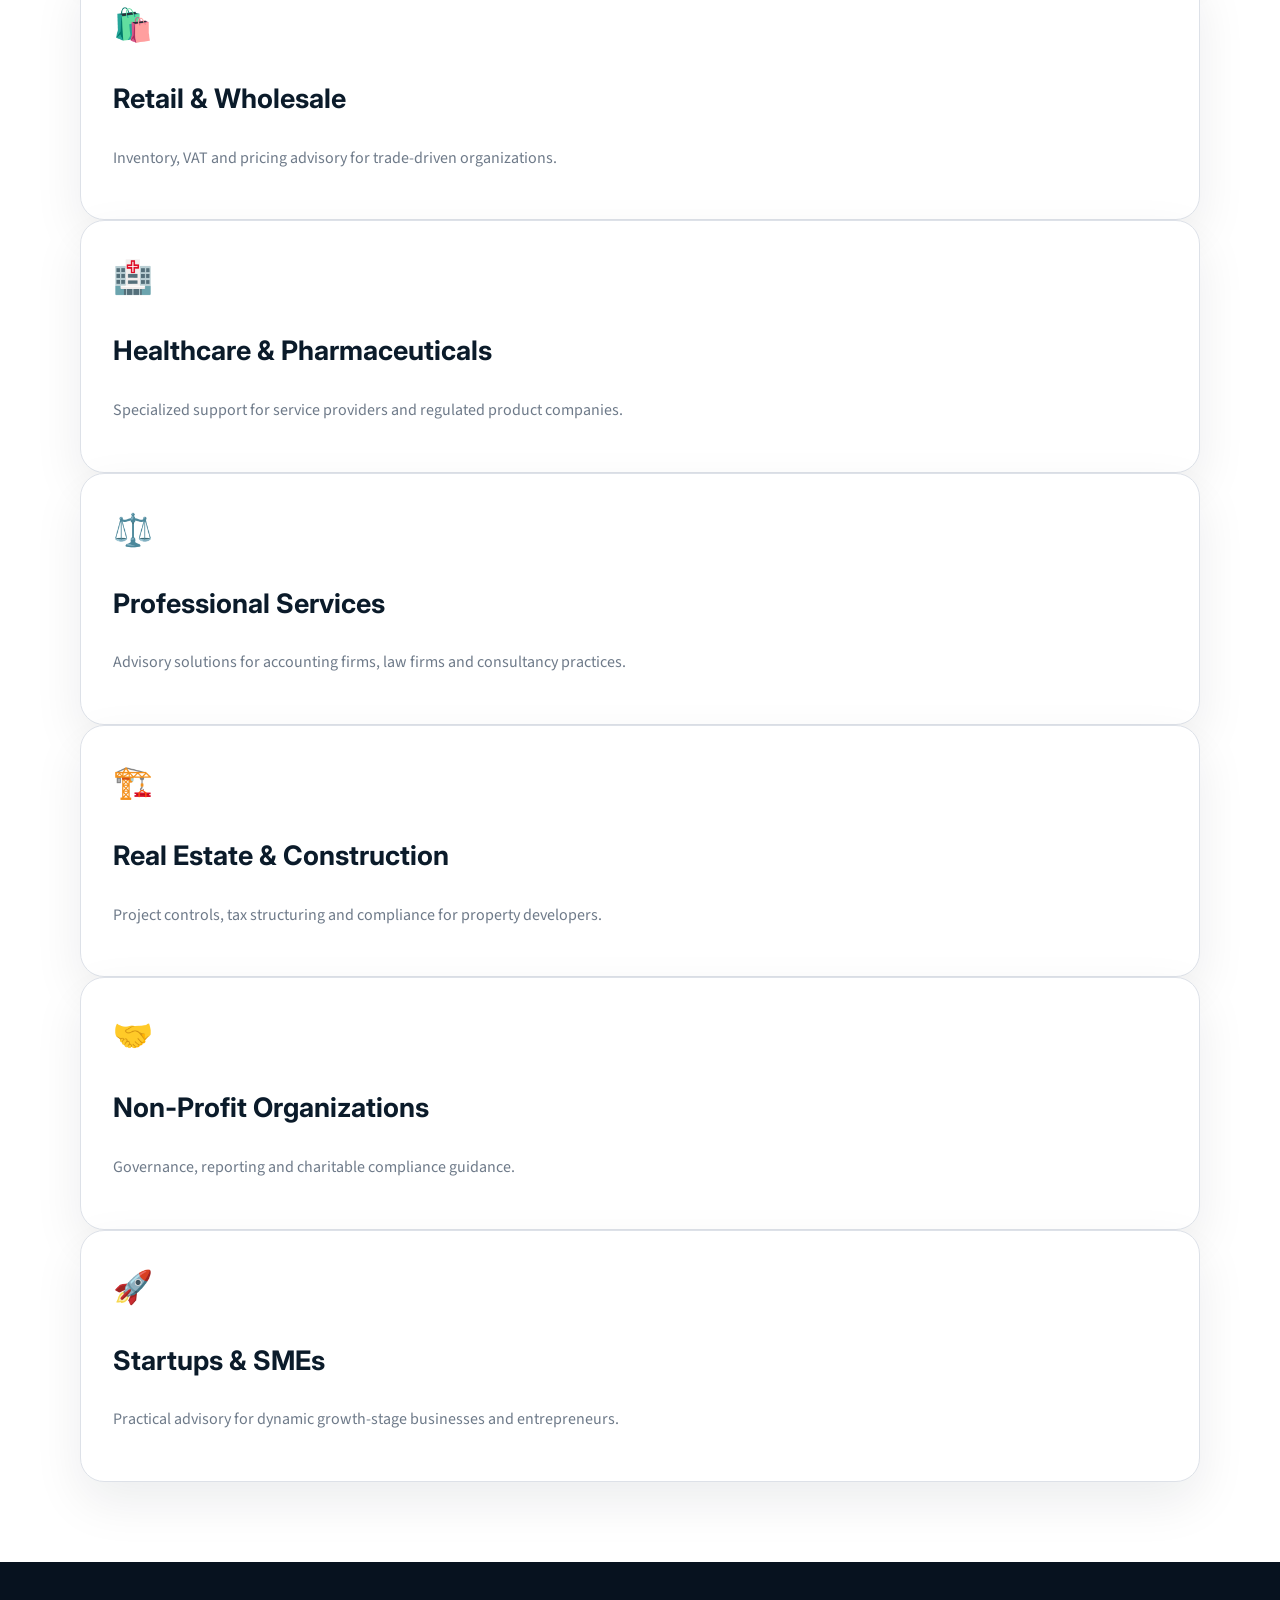
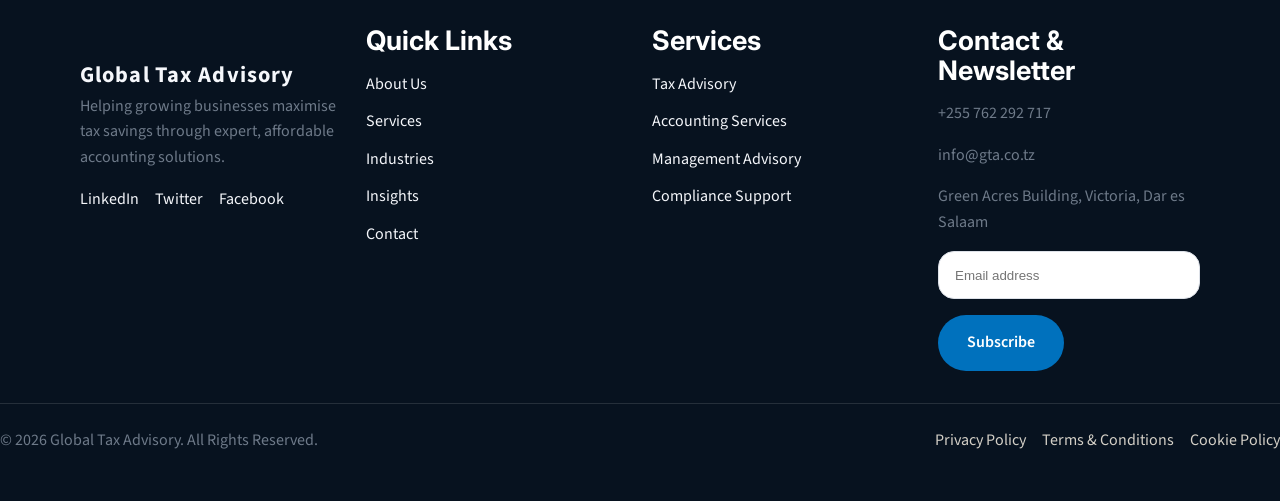
<file: industries.html>
<!DOCTYPE html>
<html lang="en">
<head>
  <meta charset="UTF-8" />
  <meta name="viewport" content="width=device-width, initial-scale=1.0" />
  <title>Industries Served | Global Tax Advisory</title>
  <meta name="description" content="Discover the industry sectors supported by Global Tax Advisory, from manufacturing to startups and non-profit organizations." />
  <meta name="keywords" content="manufacturing tax advisory, financial services accounting, technology consulting, retail advisory, healthcare tax compliance" />
  <meta property="og:title" content="Industries Served | Global Tax Advisory" />
  <meta property="og:description" content="Supporting a wide range of industries with tailored tax, accounting, and advisory services." />
  <meta property="og:image" content="./assets/img/og-image.svg" />
  <meta property="og:type" content="website" />
  <link rel="preconnect" href="https://fonts.googleapis.com" />
  <link rel="preconnect" href="https://fonts.gstatic.com" crossorigin />
  <link href="https://fonts.googleapis.com/css2?family=Inter:wght@300;400;500;600;700&family=Source+Sans+Pro:wght@300;400;500;600;700&display=swap" rel="stylesheet" />
  <link href="https://cdn.jsdelivr.net/npm/aos@2.3.4/dist/aos.css" rel="stylesheet" />
  <link rel="stylesheet" href="assets/css/styles.min.css" />
</head>
<body>
  <header class="site-header">
    <div class="container header-inner">
      <a href="index.html" class="brand" aria-label="Global Tax Advisory home"><img src="assets/img/logo.png" alt="Global Tax Advisory logo" width="40" height="40">Global Tax Advisory</a>
      <button class="nav-toggle" aria-expanded="false" aria-controls="primary-navigation">Menu</button>
      <nav id="primary-navigation" class="site-nav">
        <ul class="nav-list">
          <li><a href="index.html">Home</a></li>
          <li><a href="about.html">About Us</a></li>
          <li><a href="services.html">Services</a></li>
          <li><a href="industries.html" class="active">Industries</a></li>
          <li><a href="insights.html">Insights</a></li>
          <li><a href="contact.html">Contact</a></li>
        </ul>
        <a class="btn btn-primary nav-cta" href="contact.html">Schedule Consultation</a>
      </nav>
    </div>
  </header>

  <main>
    <section class="page-hero page-hero-industries" aria-label="Industries page hero">
      <div class="hero-overlay"></div>
      <div class="container hero-copy" data-aos="fade-up">
        <p class="eyebrow">Industries Served</p>
        <h1>Sector-Specific Advisory for Every Business Environment</h1>
        <p class="hero-text">From regulated industries to fast-moving startups, our solutions support the unique tax and operational needs of your sector.</p>
      </div>
    </section>

    <section class="section industries-grid" aria-label="Industries served">
      <div class="container" data-aos="fade-up">
        <div class="industry-card"><span class="industry-icon">🏭</span><h3>Manufacturing</h3><p>Compliance, cost optimization and export support for industrial companies.</p></div>
        <div class="industry-card"><span class="industry-icon">💼</span><h3>Financial Services</h3><p>Tax and regulatory advisory for banks, insurers and fintech innovators.</p></div>
        <div class="industry-card"><span class="industry-icon">💻</span><h3>Technology & Software</h3><p>Scalable accounting and tax planning for tech-enabled businesses.</p></div>
        <div class="industry-card"><span class="industry-icon">🛍️</span><h3>Retail & Wholesale</h3><p>Inventory, VAT and pricing advisory for trade-driven organizations.</p></div>
        <div class="industry-card"><span class="industry-icon">🏥</span><h3>Healthcare & Pharmaceuticals</h3><p>Specialized support for service providers and regulated product companies.</p></div>
        <div class="industry-card"><span class="industry-icon">⚖️</span><h3>Professional Services</h3><p>Advisory solutions for accounting firms, law firms and consultancy practices.</p></div>
        <div class="industry-card"><span class="industry-icon">🏗️</span><h3>Real Estate & Construction</h3><p>Project controls, tax structuring and compliance for property developers.</p></div>
        <div class="industry-card"><span class="industry-icon">🤝</span><h3>Non-Profit Organizations</h3><p>Governance, reporting and charitable compliance guidance.</p></div>
        <div class="industry-card"><span class="industry-icon">🚀</span><h3>Startups & SMEs</h3><p>Practical advisory for dynamic growth-stage businesses and entrepreneurs.</p></div>
      </div>
    </section>
  </main>

  <footer class="site-footer">
    <div class="container footer-grid">
      <div>
        <a href="index.html" class="brand-footer"><img src="assets/img/logo.png" alt="Global Tax Advisory logo" width="40" height="40">Global Tax Advisory</a>
        <p>Helping growing businesses maximise tax savings through expert, affordable accounting solutions.</p>
        <div class="social-links" aria-label="Social media links">
          <a href="#">LinkedIn</a>
          <a href="#">Twitter</a>
          <a href="#">Facebook</a>
        </div>
      </div>
      <div>
        <h3>Quick Links</h3>
        <ul>
          <li><a href="about.html">About Us</a></li>
          <li><a href="services.html">Services</a></li>
          <li><a href="industries.html">Industries</a></li>
          <li><a href="insights.html">Insights</a></li>
          <li><a href="contact.html">Contact</a></li>
        </ul>
      </div>
      <div>
        <h3>Services</h3>
        <ul>
          <li><a href="services.html">Tax Advisory</a></li>
          <li><a href="services.html">Accounting Services</a></li>
          <li><a href="services.html">Management Advisory</a></li>
          <li><a href="services.html">Compliance Support</a></li>
        </ul>
      </div>
      <div>
        <h3>Contact & Newsletter</h3>
        <p>+255 762 292 717</p>
        <p>info@gta.co.tz</p>
        <p>Green Acres Building, Victoria, Dar es Salaam</p>
        <form class="footer-newsletter" aria-label="Newsletter signup">
          <label for="footer-email-industries" class="visually-hidden">Email</label>
          <input type="email" id="footer-email-industries" name="email" placeholder="Email address" required />
          <button class="btn btn-primary" type="submit">Subscribe</button>
        </form>
      </div>
    </div>
    <div class="footer-bottom">
      <p>© 2026 Global Tax Advisory. All Rights Reserved.</p>
      <div class="footer-links">
        <a href="#">Privacy Policy</a>
        <a href="#">Terms & Conditions</a>
        <a href="#">Cookie Policy</a>
      </div>
    </div>
  </footer>

  <script src="https://cdn.jsdelivr.net/npm/aos@2.3.4/dist/aos.js"></script>
  <script src="assets/js/main.min.js"></script>
</body>
</html>
</file>
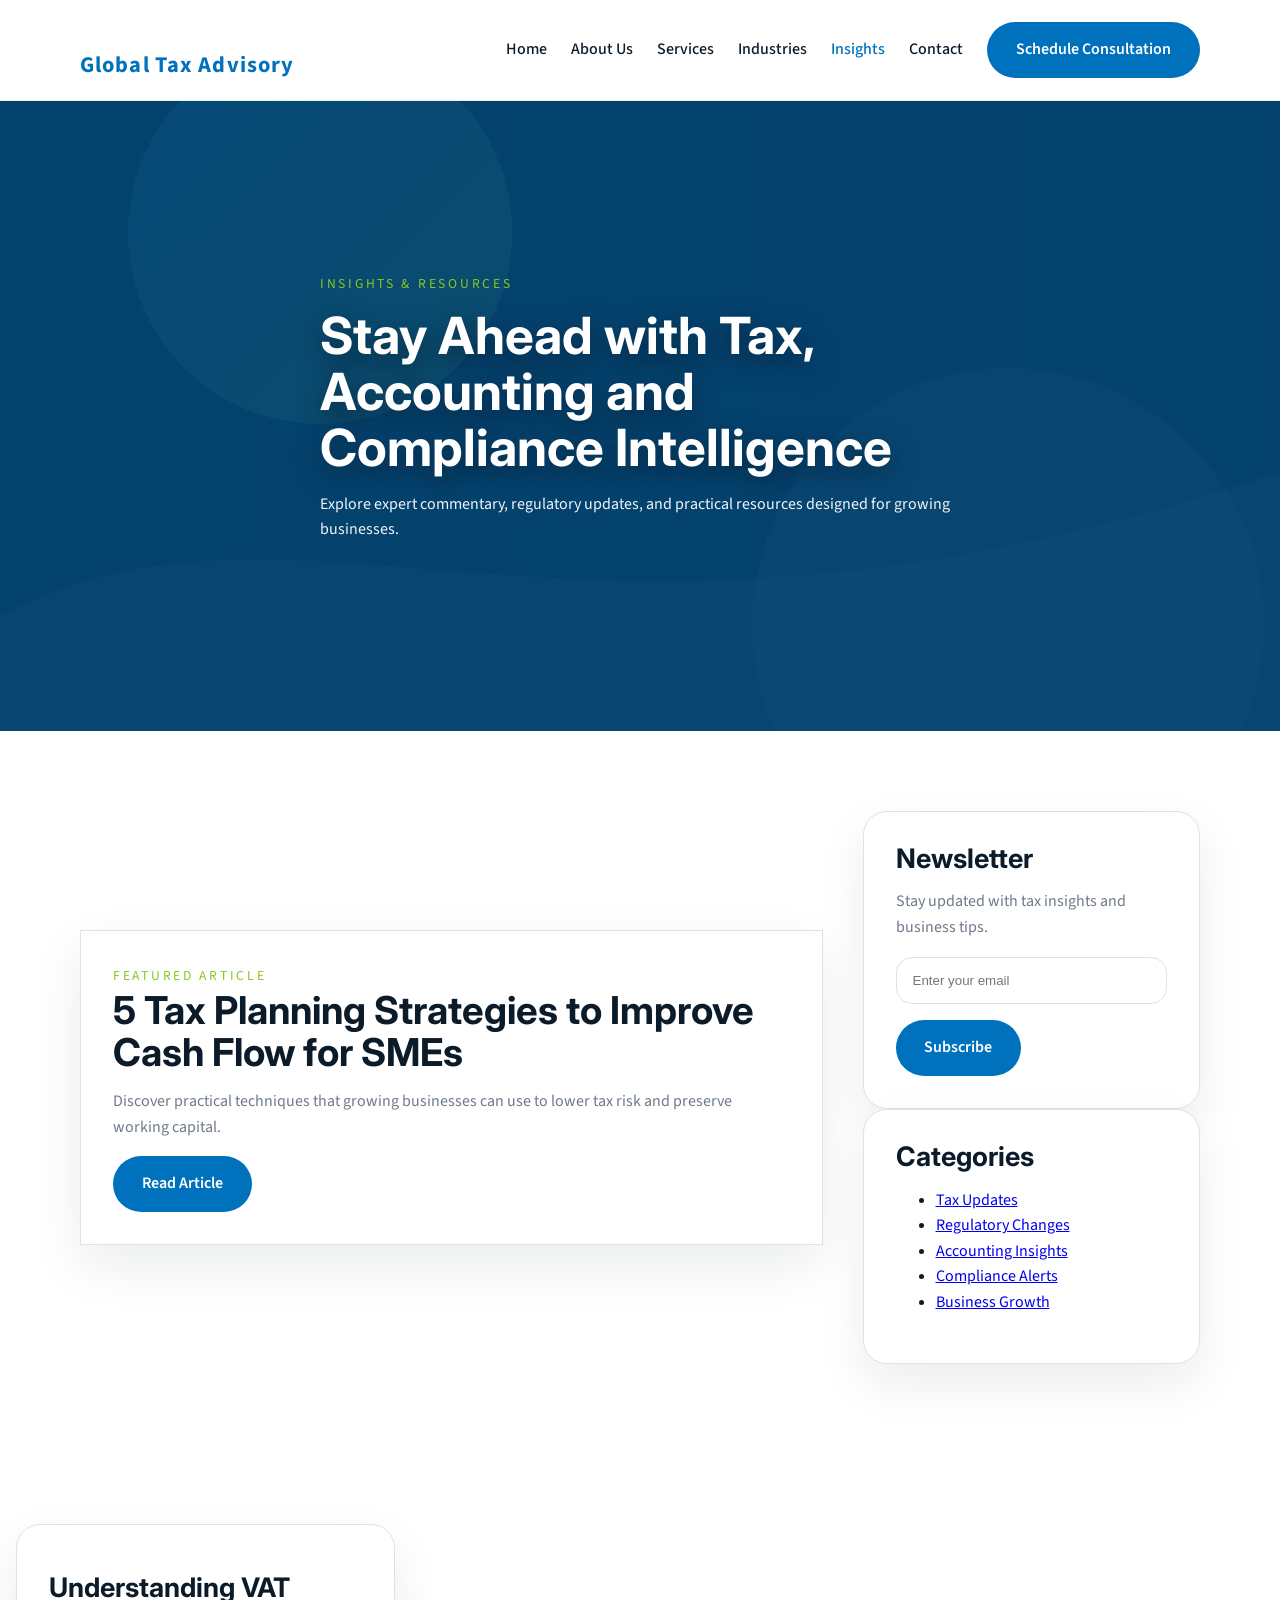
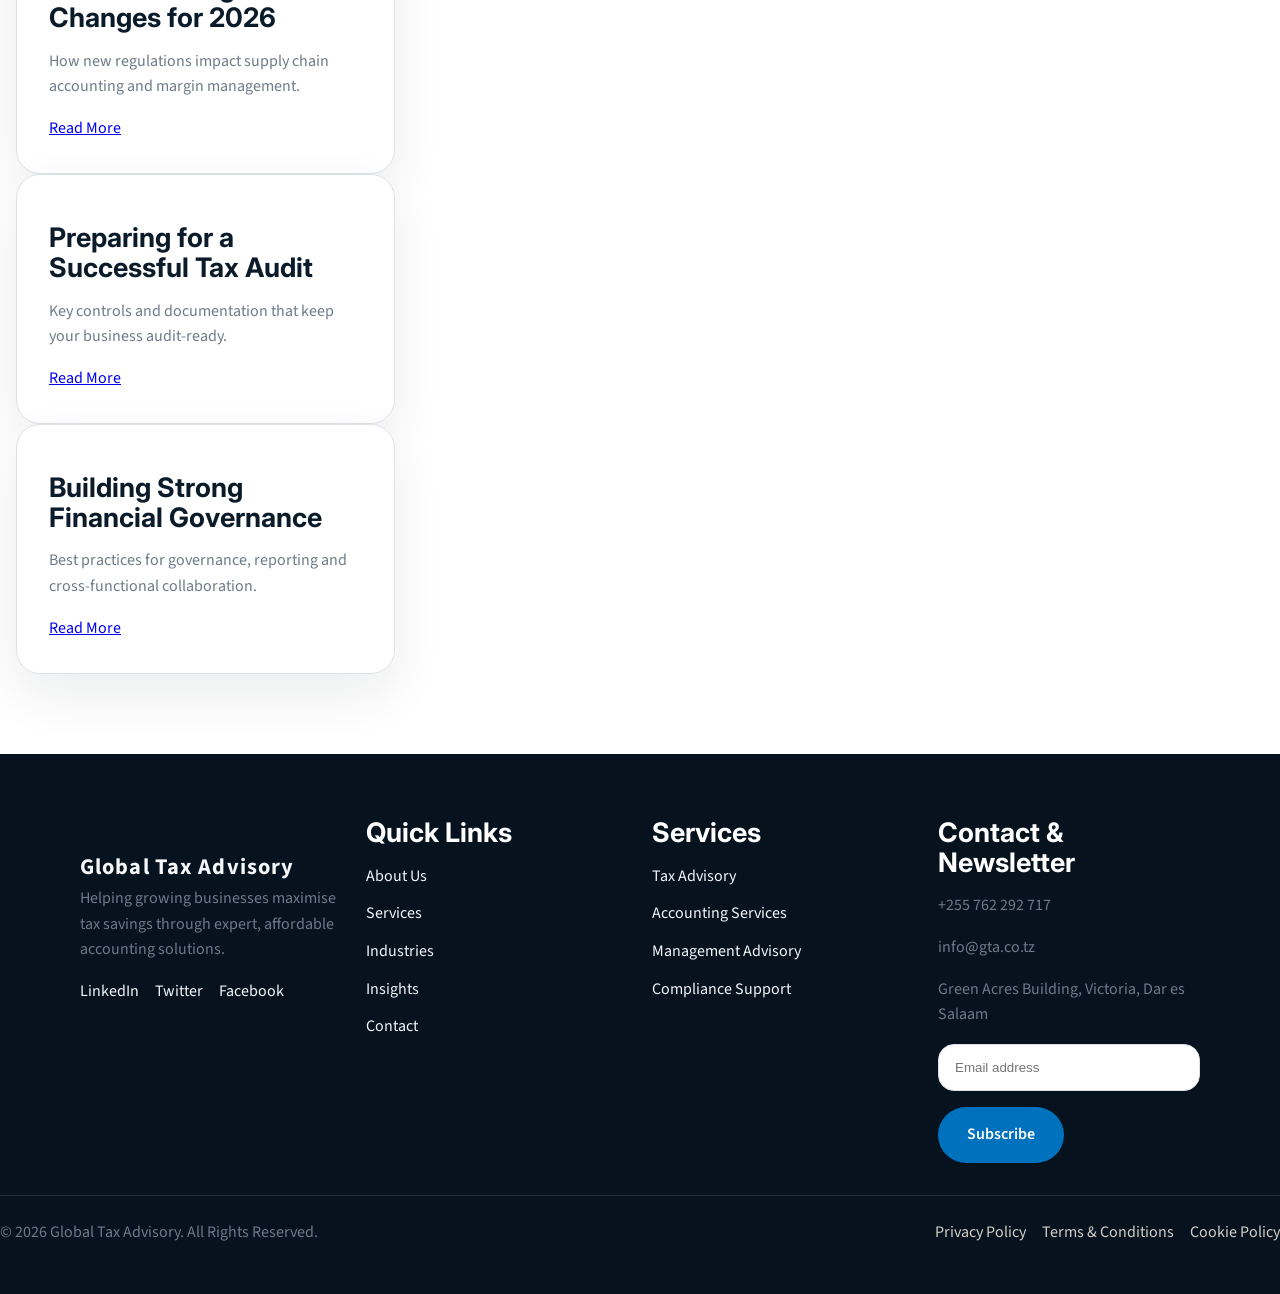
<file: insights.html>
<!DOCTYPE html>
<html lang="en">
<head>
  <meta charset="UTF-8" />
  <meta name="viewport" content="width=device-width, initial-scale=1.0" />
  <title>Insights & Resources | Global Tax Advisory</title>
  <meta name="description" content="Stay informed with tax updates, regulatory changes, accounting insights, compliance alerts and business growth resources." />
  <meta name="keywords" content="tax updates, accounting insights, compliance alerts, business growth, regulatory changes" />
  <meta property="og:title" content="Insights & Resources | Global Tax Advisory" />
  <meta property="og:description" content="Fresh insights and resources for tax, accounting and business decision-makers." />
  <meta property="og:image" content="./assets/img/og-image.svg" />
  <meta property="og:type" content="website" />
  <link rel="preconnect" href="https://fonts.googleapis.com" />
  <link rel="preconnect" href="https://fonts.gstatic.com" crossorigin />
  <link href="https://fonts.googleapis.com/css2?family=Inter:wght@300;400;500;600;700&family=Source+Sans+Pro:wght@300;400;500;600;700&display=swap" rel="stylesheet" />
  <link href="https://cdn.jsdelivr.net/npm/aos@2.3.4/dist/aos.css" rel="stylesheet" />
  <link rel="stylesheet" href="assets/css/styles.min.css" />
</head>
<body>
  <header class="site-header">
    <div class="container header-inner">
      <a href="index.html" class="brand" aria-label="Global Tax Advisory home"><img src="assets/img/logo.png" alt="Global Tax Advisory logo" width="40" height="40">Global Tax Advisory</a>
      <button class="nav-toggle" aria-expanded="false" aria-controls="primary-navigation">Menu</button>
      <nav id="primary-navigation" class="site-nav">
        <ul class="nav-list">
          <li><a href="index.html">Home</a></li>
          <li><a href="about.html">About Us</a></li>
          <li><a href="services.html">Services</a></li>
          <li><a href="industries.html">Industries</a></li>
          <li><a href="insights.html" class="active">Insights</a></li>
          <li><a href="contact.html">Contact</a></li>
        </ul>
        <a class="btn btn-primary nav-cta" href="contact.html">Schedule Consultation</a>
      </nav>
    </div>
  </header>

  <main>
    <section class="page-hero page-hero-insights" aria-label="Insights page hero">
      <div class="hero-overlay"></div>
      <div class="container hero-copy" data-aos="fade-up">
        <p class="eyebrow">Insights & Resources</p>
        <h1>Stay Ahead with Tax, Accounting and Compliance Intelligence</h1>
        <p class="hero-text">Explore expert commentary, regulatory updates, and practical resources designed for growing businesses.</p>
      </div>
    </section>

    <section class="section insights-content" aria-label="Insights content">
      <div class="container insights-layout" data-aos="fade-up">
        <div class="featured-article">
          <span class="eyebrow">Featured Article</span>
          <h2>5 Tax Planning Strategies to Improve Cash Flow for SMEs</h2>
          <p>Discover practical techniques that growing businesses can use to lower tax risk and preserve working capital.</p>
          <a class="btn btn-primary" href="#">Read Article</a>
        </div>
        <aside class="insights-sidebar">
          <div class="newsletter-box">
            <h3>Newsletter</h3>
            <p>Stay updated with tax insights and business tips.</p>
            <form aria-label="Newsletter signup">
              <label for="insights-email" class="visually-hidden">Email</label>
              <input type="email" id="insights-email" name="email" placeholder="Enter your email" required />
              <button class="btn btn-primary" type="submit">Subscribe</button>
            </form>
          </div>
          <div class="category-box">
            <h3>Categories</h3>
            <ul>
              <li><a href="#">Tax Updates</a></li>
              <li><a href="#">Regulatory Changes</a></li>
              <li><a href="#">Accounting Insights</a></li>
              <li><a href="#">Compliance Alerts</a></li>
              <li><a href="#">Business Growth</a></li>
            </ul>
          </div>
        </aside>
      </div>
    </section>

    <section class="section article-grid" aria-label="Article grid">
      <div class="container" data-aos="fade-up">
        <div class="article-card"><h3>Understanding VAT Changes for 2026</h3><p>How new regulations impact supply chain accounting and margin management.</p><a href="#">Read More</a></div>
        <div class="article-card"><h3>Preparing for a Successful Tax Audit</h3><p>Key controls and documentation that keep your business audit-ready.</p><a href="#">Read More</a></div>
        <div class="article-card"><h3>Building Strong Financial Governance</h3><p>Best practices for governance, reporting and cross-functional collaboration.</p><a href="#">Read More</a></div>
      </div>
    </section>
  </main>

  <footer class="site-footer">
    <div class="container footer-grid">
      <div>
        <a href="index.html" class="brand-footer"><img src="assets/img/logo.png" alt="Global Tax Advisory logo" width="40" height="40">Global Tax Advisory</a>
        <p>Helping growing businesses maximise tax savings through expert, affordable accounting solutions.</p>
        <div class="social-links" aria-label="Social media links">
          <a href="#">LinkedIn</a>
          <a href="#">Twitter</a>
          <a href="#">Facebook</a>
        </div>
      </div>
      <div>
        <h3>Quick Links</h3>
        <ul>
          <li><a href="about.html">About Us</a></li>
          <li><a href="services.html">Services</a></li>
          <li><a href="industries.html">Industries</a></li>
          <li><a href="insights.html">Insights</a></li>
          <li><a href="contact.html">Contact</a></li>
        </ul>
      </div>
      <div>
        <h3>Services</h3>
        <ul>
          <li><a href="services.html">Tax Advisory</a></li>
          <li><a href="services.html">Accounting Services</a></li>
          <li><a href="services.html">Management Advisory</a></li>
          <li><a href="services.html">Compliance Support</a></li>
        </ul>
      </div>
      <div>
        <h3>Contact & Newsletter</h3>
        <p>+255 762 292 717</p>
        <p>info@gta.co.tz</p>
        <p>Green Acres Building, Victoria, Dar es Salaam</p>
        <form class="footer-newsletter" aria-label="Newsletter signup">
          <label for="footer-email-insights" class="visually-hidden">Email</label>
          <input type="email" id="footer-email-insights" name="email" placeholder="Email address" required />
          <button class="btn btn-primary" type="submit">Subscribe</button>
        </form>
      </div>
    </div>
    <div class="footer-bottom">
      <p>© 2026 Global Tax Advisory. All Rights Reserved.</p>
      <div class="footer-links">
        <a href="#">Privacy Policy</a>
        <a href="#">Terms & Conditions</a>
        <a href="#">Cookie Policy</a>
      </div>
    </div>
  </footer>

  <script src="https://cdn.jsdelivr.net/npm/aos@2.3.4/dist/aos.js"></script>
  <script src="assets/js/main.min.js"></script>
</body>
</html>
</file>
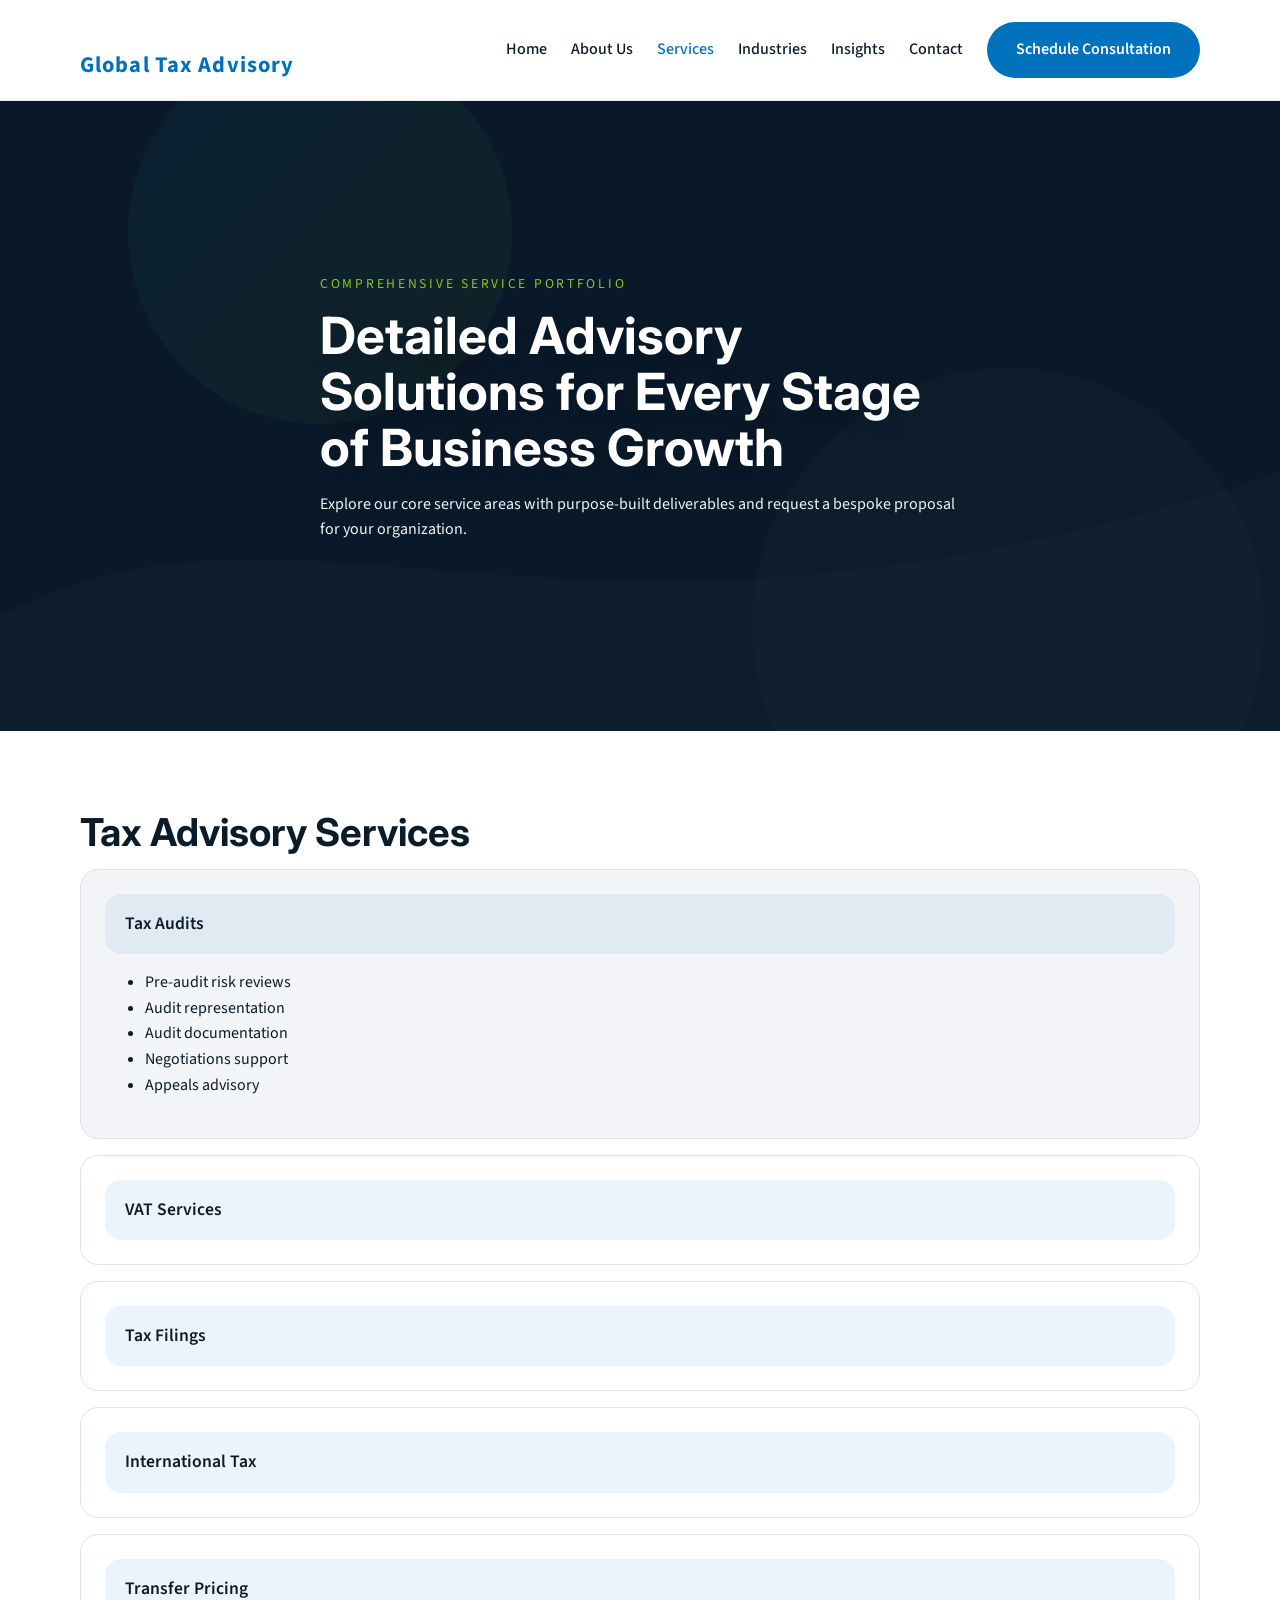
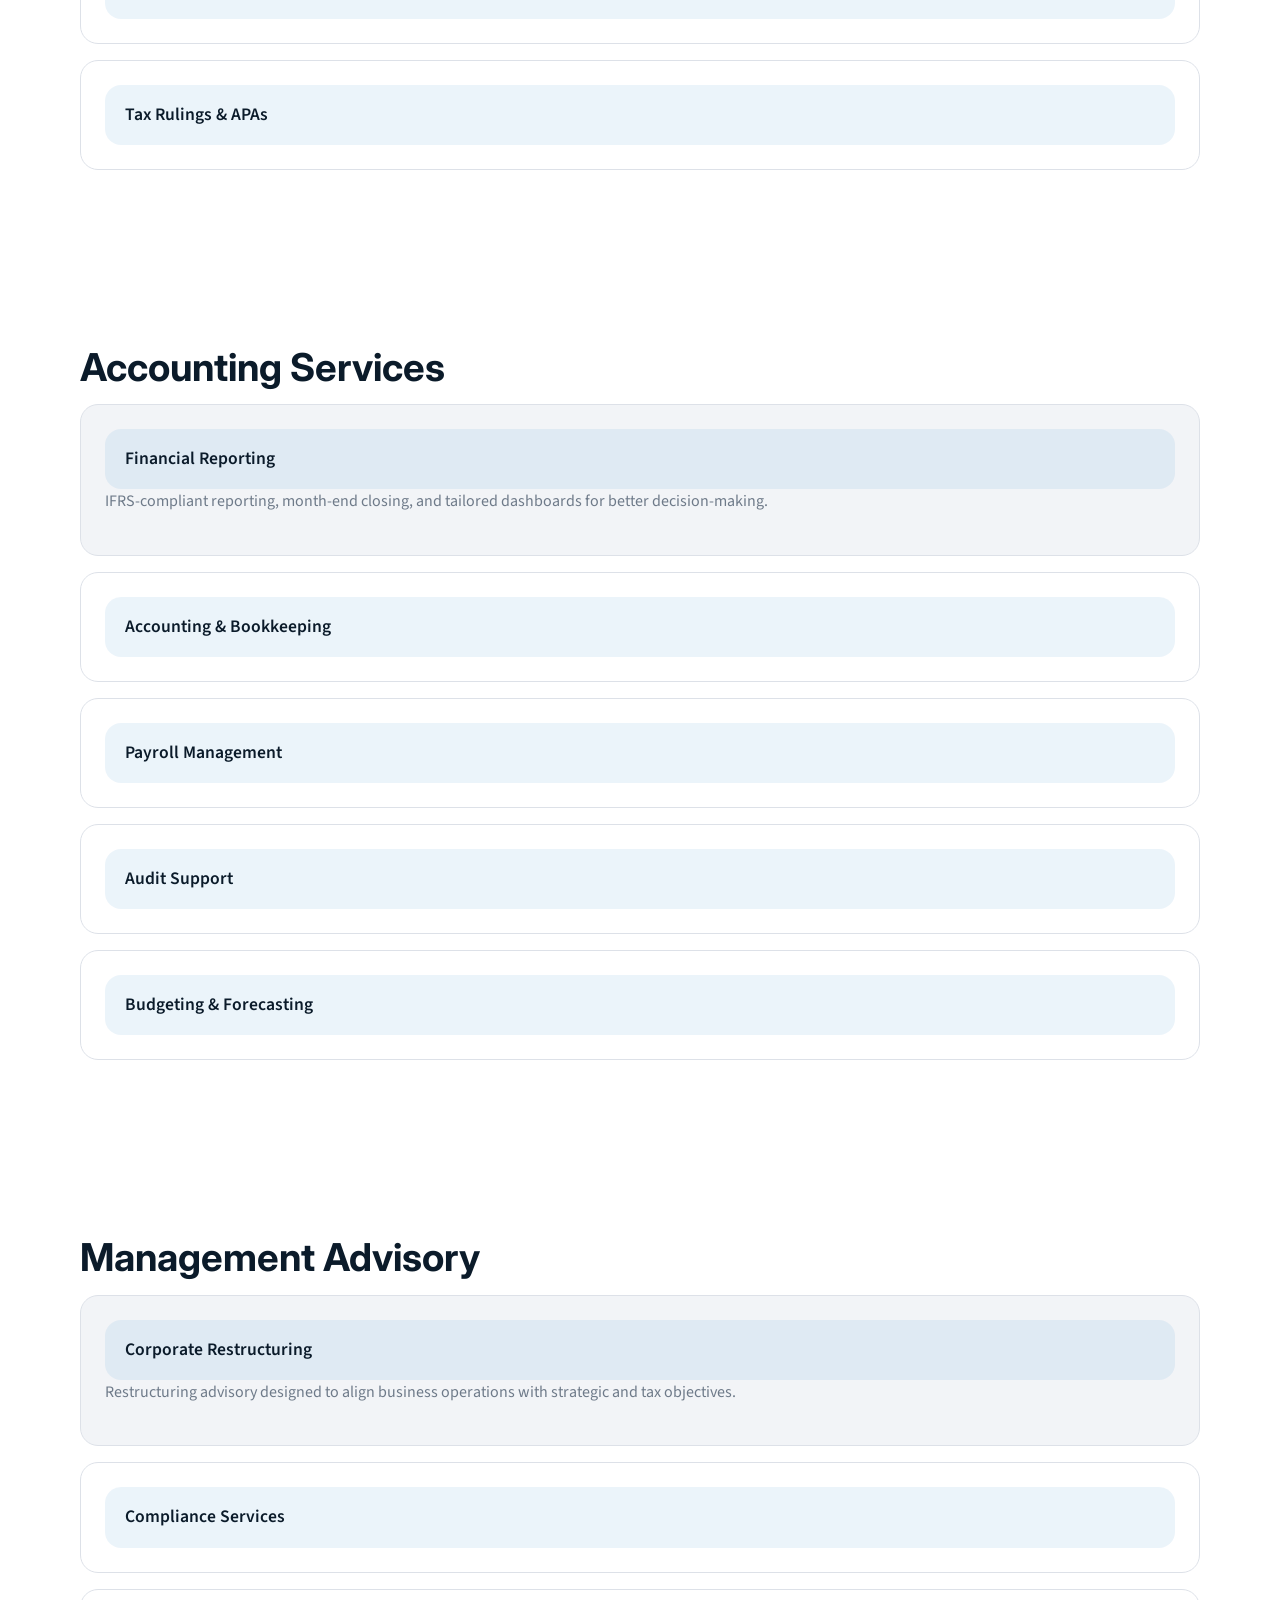
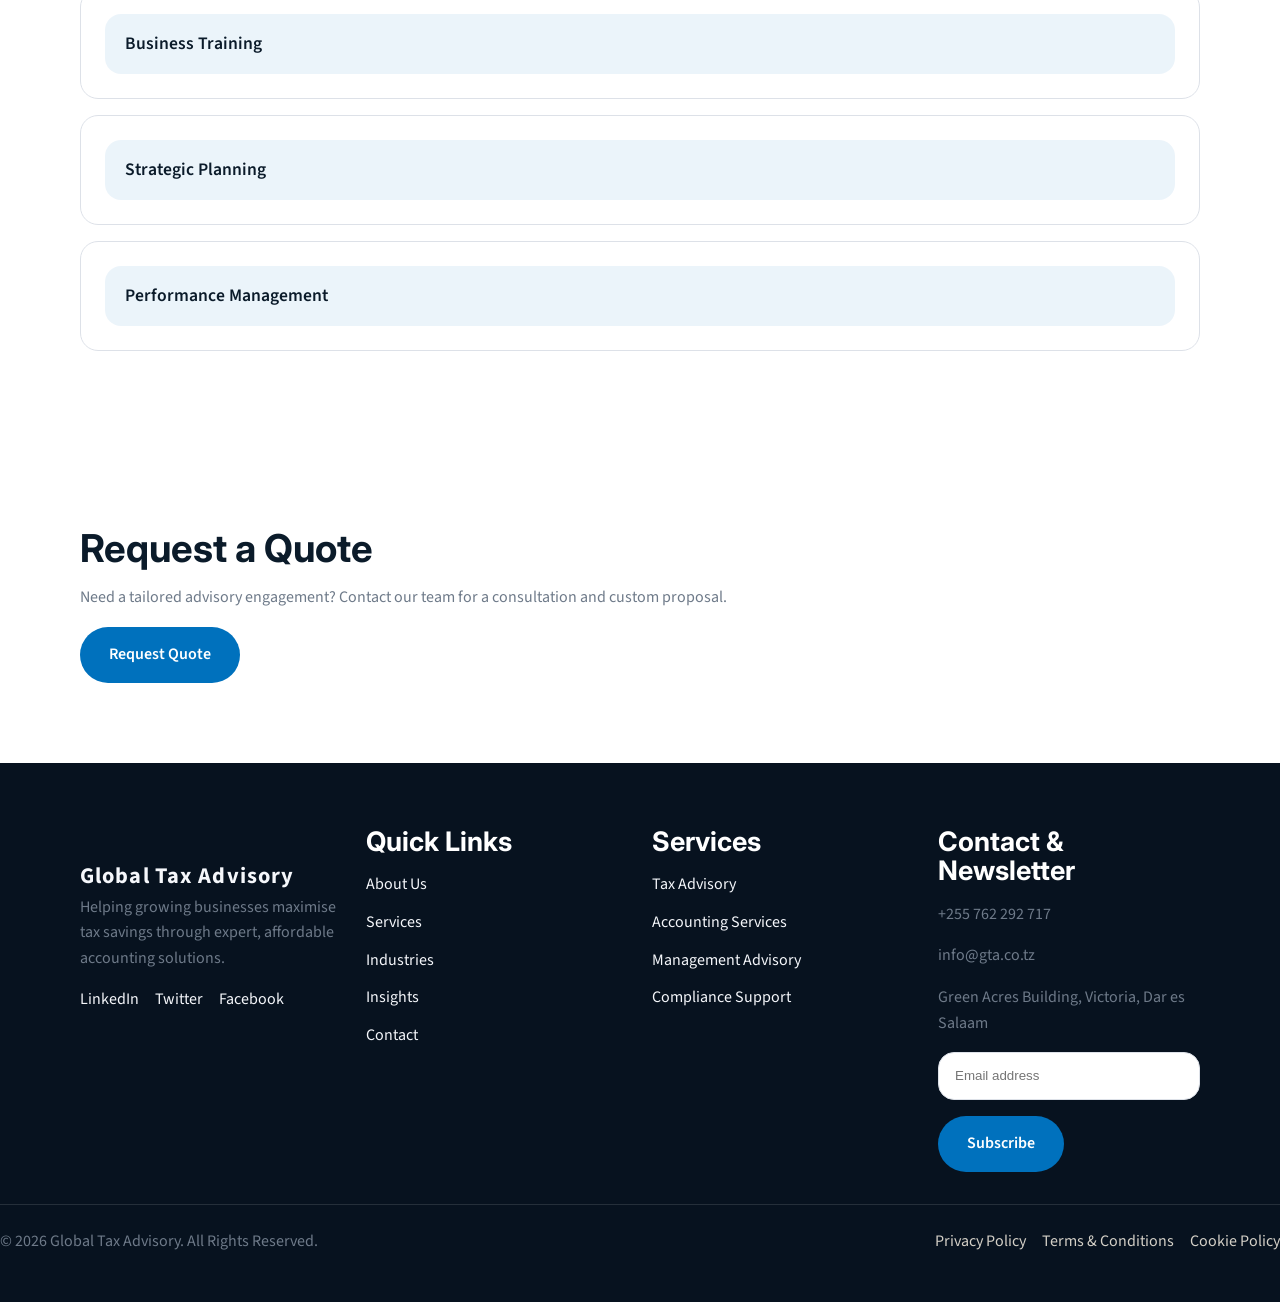
<file: services.html>
<!DOCTYPE html>
<html lang="en">
<head>
  <meta charset="UTF-8" />
  <meta name="viewport" content="width=device-width, initial-scale=1.0" />
  <title>Services | Global Tax Advisory</title>
  <meta name="description" content="Explore detailed service offerings from Global Tax Advisory, including tax audit support, VAT services, international tax planning and management advisory." />
  <meta name="keywords" content="tax audits, VAT services, transfer pricing, international tax, accounting services, management advisory" />
  <meta property="og:title" content="Services | Global Tax Advisory" />
  <meta property="og:description" content="Detailed tax, accounting and advisory services for growing businesses." />
  <meta property="og:image" content="./assets/img/og-image.svg" />
  <meta property="og:type" content="website" />
  <link rel="preconnect" href="https://fonts.googleapis.com" />
  <link rel="preconnect" href="https://fonts.gstatic.com" crossorigin />
  <link href="https://fonts.googleapis.com/css2?family=Inter:wght@300;400;500;600;700&family=Source+Sans+Pro:wght@300;400;500;600;700&display=swap" rel="stylesheet" />
  <link href="https://cdn.jsdelivr.net/npm/aos@2.3.4/dist/aos.css" rel="stylesheet" />
  <link rel="stylesheet" href="assets/css/styles.min.css" />
</head>
<body>
  <header class="site-header">
    <div class="container header-inner">
      <a href="index.html" class="brand" aria-label="Global Tax Advisory home"><img src="assets/img/logo.png" alt="Global Tax Advisory logo" width="40" height="40">Global Tax Advisory</a>
      <button class="nav-toggle" aria-expanded="false" aria-controls="primary-navigation">Menu</button>
      <nav id="primary-navigation" class="site-nav">
        <ul class="nav-list">
          <li><a href="index.html">Home</a></li>
          <li><a href="about.html">About Us</a></li>
          <li><a href="services.html" class="active">Services</a></li>
          <li><a href="industries.html">Industries</a></li>
          <li><a href="insights.html">Insights</a></li>
          <li><a href="contact.html">Contact</a></li>
        </ul>
        <a class="btn btn-primary nav-cta" href="contact.html">Schedule Consultation</a>
      </nav>
    </div>
  </header>

  <main>
    <section class="page-hero page-hero-services" aria-label="Services page hero">
      <div class="hero-overlay"></div>
      <div class="container hero-copy" data-aos="fade-up">
        <p class="eyebrow">Comprehensive Service Portfolio</p>
        <h1>Detailed Advisory Solutions for Every Stage of Business Growth</h1>
        <p class="hero-text">Explore our core service areas with purpose-built deliverables and request a bespoke proposal for your organization.</p>
      </div>
    </section>

    <section class="section service-detail" aria-label="Tax Advisory services">
      <div class="container" data-aos="fade-up">
        <h2>Tax Advisory Services</h2>
        <div class="accordion">
          <details open>
            <summary>Tax Audits</summary>
            <ul>
              <li>Pre-audit risk reviews</li>
              <li>Audit representation</li>
              <li>Audit documentation</li>
              <li>Negotiations support</li>
              <li>Appeals advisory</li>
            </ul>
          </details>
          <details>
            <summary>VAT Services</summary>
            <ul>
              <li>VAT registration & deregistration</li>
              <li>VAT reviews & returns</li>
              <li>VAT refund assistance</li>
              <li>VAT audits & compliance</li>
            </ul>
          </details>
          <details>
            <summary>Tax Filings</summary>
            <ul>
              <li>Income tax returns</li>
              <li>PAYE, SDL, VAT, WHT filings</li>
              <li>Prior year corrections</li>
            </ul>
          </details>
          <details>
            <summary>International Tax</summary>
            <ul>
              <li>Cross-border tax planning</li>
              <li>Double taxation issues</li>
              <li>Foreign tax credits</li>
              <li>Investment structuring</li>
            </ul>
          </details>
          <details>
            <summary>Transfer Pricing</summary>
            <ul>
              <li>Risk assessments & documentation</li>
              <li>Comparability analysis</li>
              <li>Audit support</li>
            </ul>
          </details>
          <details>
            <summary>Tax Rulings & APAs</summary>
            <ul>
              <li>Ruling applications</li>
              <li>APA strategy & documentation</li>
              <li>Regulatory liaison</li>
            </ul>
          </details>
        </div>
      </div>
    </section>

    <section class="section service-detail" aria-label="Accounting services">
      <div class="container" data-aos="fade-up">
        <h2>Accounting Services</h2>
        <div class="accordion">
          <details open>
            <summary>Financial Reporting</summary>
            <p>IFRS-compliant reporting, month-end closing, and tailored dashboards for better decision-making.</p>
          </details>
          <details>
            <summary>Accounting & Bookkeeping</summary>
            <p>Accurate records, bookkeeping workflows, and reconciliations that preserve cash flow visibility.</p>
          </details>
          <details>
            <summary>Payroll Management</summary>
            <p>Payroll processing, statutory deductions and employee records managed with precision.</p>
          </details>
          <details>
            <summary>Audit Support</summary>
            <p>Preparation, documentation, and liaison support for external audits and regulatory reviews.</p>
          </details>
          <details>
            <summary>Budgeting & Forecasting</summary>
            <p>Cash flow projections, planning models, and scenario analysis for growth planning.</p>
          </details>
        </div>
      </div>
    </section>

    <section class="section service-detail" aria-label="Management advisory services">
      <div class="container" data-aos="fade-up">
        <h2>Management Advisory</h2>
        <div class="accordion">
          <details open>
            <summary>Corporate Restructuring</summary>
            <p>Restructuring advisory designed to align business operations with strategic and tax objectives.</p>
          </details>
          <details>
            <summary>Compliance Services</summary>
            <p>Regulatory reporting, licensing support, and governance review for sustained compliance.</p>
          </details>
          <details>
            <summary>Business Training</summary>
            <p>Practical training programs for finance teams, business leaders and compliance officers.</p>
          </details>
          <details>
            <summary>Strategic Planning</summary>
            <p>Long-term planning frameworks focused on profitability, efficiency and risk management.</p>
          </details>
          <details>
            <summary>Performance Management</summary>
            <p>KPIs, operating metrics and performance reporting to accelerate results.</p>
          </details>
        </div>
      </div>
    </section>

    <section class="section request-quote" aria-label="Request quote call to action">
      <div class="container" data-aos="fade-up">
        <h2>Request a Quote</h2>
        <p>Need a tailored advisory engagement? Contact our team for a consultation and custom proposal.</p>
        <a class="btn btn-primary" href="contact.html">Request Quote</a>
      </div>
    </section>
  </main>

  <footer class="site-footer">
    <div class="container footer-grid">
      <div>
        <a href="index.html" class="brand-footer"><img src="assets/img/logo.png" alt="Global Tax Advisory logo" width="40" height="40">Global Tax Advisory</a>
        <p>Helping growing businesses maximise tax savings through expert, affordable accounting solutions.</p>
        <div class="social-links" aria-label="Social media links">
          <a href="#">LinkedIn</a>
          <a href="#">Twitter</a>
          <a href="#">Facebook</a>
        </div>
      </div>
      <div>
        <h3>Quick Links</h3>
        <ul>
          <li><a href="about.html">About Us</a></li>
          <li><a href="services.html">Services</a></li>
          <li><a href="industries.html">Industries</a></li>
          <li><a href="insights.html">Insights</a></li>
          <li><a href="contact.html">Contact</a></li>
        </ul>
      </div>
      <div>
        <h3>Services</h3>
        <ul>
          <li><a href="services.html">Tax Advisory</a></li>
          <li><a href="services.html">Accounting Services</a></li>
          <li><a href="services.html">Management Advisory</a></li>
          <li><a href="services.html">Compliance Support</a></li>
        </ul>
      </div>
      <div>
        <h3>Contact & Newsletter</h3>
        <p>+255 762 292 717</p>
        <p>info@gta.co.tz</p>
        <p>Green Acres Building, Victoria, Dar es Salaam</p>
        <form class="footer-newsletter" aria-label="Newsletter signup">
          <label for="footer-email-services" class="visually-hidden">Email</label>
          <input type="email" id="footer-email-services" name="email" placeholder="Email address" required />
          <button class="btn btn-primary" type="submit">Subscribe</button>
        </form>
      </div>
    </div>
    <div class="footer-bottom">
      <p>© 2026 Global Tax Advisory. All Rights Reserved.</p>
      <div class="footer-links">
        <a href="#">Privacy Policy</a>
        <a href="#">Terms & Conditions</a>
        <a href="#">Cookie Policy</a>
      </div>
    </div>
  </footer>

  <script src="https://cdn.jsdelivr.net/npm/aos@2.3.4/dist/aos.js"></script>
  <script src="assets/js/main.min.js"></script>
</body>
</html>
</file>
<file: assets/css/styles.min.css>
:root{color-scheme:light;--color-primary:#0071bd;--color-secondary:#88c720;--color-background:#ffffff;--color-surface:#f8f9fa;--color-surface-alt:#f2f4f7;--color-text:#0b1b2a;--color-muted:#6e7a89;--color-muted-light:#d4d0c7;--color-border:#dde1e8;--radius:24px;--shadow:0 20px 50px rgba(11,27,42,0.08)}*{box-sizing:border-box}html{scroll-behavior:smooth}body{margin:0;font-family:'Source Sans Pro',sans-serif;color:var(--color-text);background:var(--color-background);line-height:1.6}a,button{font:inherit}img,iframe{max-width:100%;display:block}button{border:none;cursor:pointer}.container{width:min(1120px,calc(100% - 2rem));margin:0 auto}.site-header{position:sticky;top:0;z-index:999;background:rgba(255,255,255,0.95);backdrop-filter:blur(14px);border-bottom:1px solid rgba(11,27,42,0.08)}.header-inner{display:flex;align-items:center;justify-content:space-between;gap:1rem;padding:1rem 0}.brand,.brand-footer{text-decoration:none;color:var(--color-primary);font-weight:700;font-size:1.4rem;letter-spacing:0.05em}.brand img,.brand-footer img{height:2rem;width:auto;margin-right:0.75rem;vertical-align:middle}.site-nav{display:flex;align-items:center;gap:1.5rem}.nav-list{display:flex;gap:1.5rem;list-style:none;margin:0;padding:0}.nav-list a{text-decoration:none;color:var(--color-text);font-weight:500}.nav-list a.active,.nav-list a:hover{color:var(--color-primary)}.nav-cta{padding:0.9rem 1.5rem}.nav-toggle{display:none;padding:0.75rem 1rem;border:1px solid var(--color-border);border-radius:12px;background:var(--color-background)}.btn{display:inline-flex;align-items:center;justify-content:center;border-radius:999px;font-weight:600;text-decoration:none;transition:transform 0.2s ease,background-color 0.2s ease,color 0.2s ease}.btn:hover,button:hover{transform:translateY(-1px)}.btn-primary{background:var(--color-primary);color:#ffffff;padding:0.95rem 1.8rem}.btn-secondary,.btn-outline{background:transparent;border:1.5px solid rgba(255,255,255,0.95);color:#ffffff;padding:0.9rem 1.7rem}.btn-outline-light{background:#ffffff;color:var(--color-primary);padding:0.95rem 1.8rem}.eyebrow{text-transform:uppercase;letter-spacing:0.2em;color:var(--color-secondary);font-size:0.85rem;margin-bottom:0.75rem}h1,h2,h3{margin:0 0 1rem;font-family:'Inter',sans-serif;color:var(--color-text);line-height:1.1}h1{font-size:clamp(2rem,4vw,3.6rem)}h2{font-size:clamp(1.85rem,3vw,2.8rem)}h3{font-size:clamp(1.3rem,2.1vw,1.7rem)}p{margin:0 0 1rem;color:var(--color-muted)}.hero,.page-hero{position:relative;min-height:70vh;display:grid;align-items:center;padding:4rem 0;overflow:hidden}.hero-home{background:linear-gradient(180deg,rgba(11,27,42,0.48),rgba(11,27,42,0.72)),url('../img/hero-bg.svg')center/cover no-repeat}.page-hero-about{background:linear-gradient(180deg,rgba(0,113,189,0.75),rgba(0,113,189,0.72)),url('../img/hero-bg.svg')center/cover no-repeat}.page-hero-services{background:linear-gradient(180deg,rgba(11,27,42,0.72),rgba(11,27,42,0.72)),url('../img/hero-bg.svg')center/cover no-repeat}.page-hero-industries,.page-hero-insights,.page-hero-contact{background:linear-gradient(180deg,rgba(0,113,189,0.72),rgba(0,113,189,0.72)),url('../img/hero-bg.svg')center/cover no-repeat}.hero-overlay{position:absolute;inset:0;background:rgba(11,27,42,0.35)}.hero-copy{position:relative;z-index:1;max-width:640px;color:#ffffff}.hero-text{max-width:52rem}.hero-actions{display:flex;flex-wrap:wrap;gap:1rem;margin:1.5rem 0}.hero .hero-copy h1,.page-hero .hero-copy h1{color:#ffffff !important;text-shadow:0 8px 24px rgba(11,27,42,0.6)}.hero .hero-copy p.hero-text,.page-hero .hero-copy p.hero-text{color:rgba(255,255,255,0.95)!important}.trust-indicators{display:grid;grid-template-columns:repeat(3,minmax(0,1fr));gap:0.8rem;margin-top:2rem}.trust-indicators span{background:rgba(255,255,255,0.12);padding:1rem 1rem;border-radius:16px;color:#ffffff;font-size:0.95rem}.section{padding:5rem 0}.stats-section{background:var(--color-surface)}.stats-grid{display:grid;grid-template-columns:repeat(4,minmax(0,1fr));gap:1.25rem}.stat-card{background:#ffffff;border:1px solid var(--color-border);border-radius:var(--radius);padding:2rem;box-shadow:var(--shadow)}.stat-card strong{display:block;font-size:2.2rem;color:var(--color-primary);margin-bottom:0.5rem}.about-grid,.contact-grid,.insights-layout{display:grid;grid-template-columns:repeat(2,minmax(0,1fr));gap:2.5rem;align-items:center}.about-image,.about-image-secondary,.team-photo,.gallery-item{min-height:320px;border-radius:var(--radius);background:linear-gradient(135deg,rgba(0,113,189,0.95),rgba(136,199,32,0.8));box-shadow:var(--shadow)}.about-image{background-image:linear-gradient(180deg,rgba(0,113,189,0.92),rgba(0,113,189,0.5))}.about-image-secondary{background-image:linear-gradient(180deg,rgba(136,199,32,0.85),rgba(0,113,189,0.45))}.team-photo{background:rgba(255,255,255,0.12)}.card-grid,.feature-grid,.gallery-grid,.article-grid{display:grid;gap:1.5rem}.card-grid{grid-template-columns:repeat(3,minmax(0,1fr))}.feature-grid{grid-template-columns:repeat(3,minmax(0,1fr))}.gallery-grid{grid-template-columns:repeat(3,minmax(0,1fr))}.article-grid{grid-template-columns:repeat(3,minmax(0,1fr))}.service-card,.feature-card,.article-card,.team-card,.contact-form-card,.industry-card{background:#ffffff;border:1px solid var(--color-border);border-radius:var(--radius);padding:2rem;box-shadow:var(--shadow)}.service-card.service-tax{background:#88c720;color:#ffffff;border:none}.service-card.service-tax h3,.service-card.service-tax ul,.service-card.service-tax li{color:#ffffff;text-shadow:0 2px 8px rgba(11,27,42,0.35)}.service-card.service-accounting{background:#0071bd;color:#ffffff;border:none}.service-card.service-accounting h3,.service-card.service-accounting ul,.service-card.service-accounting li{color:#ffffff;text-shadow:0 2px 8px rgba(11,27,42,0.35)}.service-card.service-management{background:#d4d0c7;color:#ffffff;border:none}.service-card.service-management h3,.service-card.service-management ul,.service-card.service-management li{color:#ffffff;text-shadow:0 2px 8px rgba(11,27,42,0.35)}.service-card h3,.feature-card h3,.article-card h3,.team-card h3,.industry-card h3{margin-top:1rem}.service-card ul{list-style:none;padding:0;margin:1rem 0 0}.service-card li{margin-bottom:0.65rem;color:var(--color-muted)}.service-icon{display:inline-flex;align-items:center;justify-content:center;width:56px;height:56px;border-radius:18px;color:#ffffff;font-size:1.5rem}.service-icon-blue{background:var(--color-primary)}.service-icon-green{background:var(--color-secondary)}.feature-card{display:grid;gap:1rem}.feature-icon{font-size:1.8rem;color:var(--color-primary)}.testimonials{background:var(--color-surface)}.testimonial-slider{display:grid;gap:1.5rem;position:relative}.testimonial-card{padding:2rem;border-radius:var(--radius);background:#ffffff;border:1px solid var(--color-border);opacity:0;transform:translateY(20px);transition:opacity 0.4s ease,transform 0.4s ease;position:absolute;inset:0}.testimonial-card.active{opacity:1;transform:translateY(0);position:relative}.testimonial-meta{margin-top:2rem;color:var(--color-text)}.testimonial-controls{display:flex;gap:1rem;margin-top:1.5rem;justify-content:center}.slider-control{width:48px;height:48px;display:grid;place-items:center;border-radius:50%;border:1px solid var(--color-border);background:#ffffff;color:var(--color-text)}.final-cta{background:var(--color-primary);color:#ffffff;text-align:center;padding:4rem 0}.final-cta .btn-outline-light{margin-top:1.5rem}.company-overview p:last-child,.team-intro p:last-child,.contact-form-card p:last-child{margin-bottom:0}.split-cards{display:grid;grid-template-columns:repeat(2,minmax(0,1fr));gap:1.5rem}.card{background:#ffffff;border:1px solid var(--color-border);border-radius:var(--radius);padding:2rem;box-shadow:var(--shadow)}.team-grid{display:grid;grid-template-columns:repeat(3,minmax(0,1fr));gap:1.5rem}.team-card{text-align:center}.team-card .team-photo{min-height:220px;margin-bottom:1rem}.accordion details{background:#ffffff;border:1px solid var(--color-border);border-radius:18px;padding:1.5rem;margin-bottom:1rem}.accordion summary{font-size:1.1rem;font-weight:600;cursor:pointer;list-style:none;padding:1rem 1.25rem;border-radius:16px;background:rgba(0,113,189,0.08);transition:background 0.3s ease,color 0.3s ease}.accordion summary::-webkit-details-marker{display:none}.accordion summary:hover{background:rgba(0,113,189,0.14)}.service-detail:first-of-type .accordion details:nth-of-type(1)summary{background:linear-gradient(135deg,rgba(0,113,189,0.92),rgba(0,113,189,0.68));color:#ffffff}.service-detail:first-of-type .accordion details:nth-of-type(2)summary{background:linear-gradient(135deg,rgba(136,199,32,0.92),rgba(136,199,32,0.68));color:#ffffff}.service-detail:first-of-type .accordion details:nth-of-type(3)summary{background:linear-gradient(135deg,rgba(0,113,189,0.88),rgba(136,199,32,0.72));color:#ffffff}.service-detail:first-of-type .accordion details:nth-of-type(4)summary{background:linear-gradient(135deg,rgba(0,113,189,0.85),rgba(0,168,150,0.75));color:#ffffff}.service-detail:first-of-type .accordion details:nth-of-type(5)summary{background:linear-gradient(135deg,rgba(82,183,136,0.92),rgba(136,199,32,0.68));color:#ffffff}.service-detail:first-of-type .accordion details:nth-of-type(6)summary{background:linear-gradient(135deg,rgba(0,113,189,0.76),rgba(136,199,32,0.92));color:#ffffff}.accordion details[open]{background:var(--color-surface-alt)}.accordion details[open]summary{box-shadow:0 10px 30px rgba(11,27,42,0.06);transform:translateY(-4px);transition:transform 0.2s ease,box-shadow 0.2s ease}.accordion summary:focus{outline:3px solid rgba(0,113,189,0.12);outline-offset:4px}.accordion summary{display:block}.contact-grid{gap:2rem}.contact-map iframe{width:100%;min-height:320px;border:0;border-radius:var(--radius);box-shadow:var(--shadow)}.contact-form-card{padding:2.5rem}.form-grid{display:grid;gap:1rem}.form-grid label{display:grid;gap:0.5rem;color:var(--color-text);font-weight:500}.form-grid input,.form-grid select,.form-grid textarea{width:100%;border:1px solid var(--color-border);border-radius:16px;padding:0.95rem 1rem;background:#ffffff;color:var(--color-text)}.form-grid textarea{resize:vertical}.form-actions{display:flex;align-items:center;justify-content:space-between;flex-wrap:wrap;gap:1rem}.form-feedback{color:var(--color-secondary);margin:0}.gallery-item{min-height:220px;background:linear-gradient(135deg,rgba(0,113,189,0.85),rgba(255,255,255,0.12))}.industry-card,.article-card,.newsletter-box,.category-box{border-radius:var(--radius)}.industry-card{display:grid;gap:1rem}.industry-icon{font-size:2rem}.insights-layout{grid-template-columns:2.2fr 1fr}.featured-article,.newsletter-box,.category-box{background:#ffffff;border:1px solid var(--color-border);padding:2rem;box-shadow:var(--shadow)}.newsletter-box form,.footer-newsletter{display:grid;gap:1rem}.newsletter-box input,.footer-newsletter input{width:100%;border:1px solid var(--color-border);border-radius:16px;padding:0.95rem 1rem}.newsletter-box button,.footer-newsletter button{width:fit-content}.site-footer{background:#07121f;color:#f5f7fb;padding:4rem 0 2rem}.footer-grid{display:grid;grid-template-columns:repeat(4,minmax(0,1fr));gap:1.5rem;margin-bottom:2rem}.site-footer a{color:inherit;text-decoration:none}.site-footer h3{color:#ffffff}.site-footer ul{list-style:none;padding:0;margin:0}.site-footer li{margin-bottom:0.75rem}.social-links{display:flex;gap:1rem;flex-wrap:wrap}.footer-bottom{display:flex;justify-content:space-between;gap:1rem;flex-wrap:wrap;border-top:1px solid rgba(255,255,255,0.12);padding-top:1.5rem}.footer-links{display:flex;gap:1rem;flex-wrap:wrap}.footer-links a{color:var(--color-muted-light)}.required{color:var(--color-secondary)}.visually-hidden{position:absolute;width:1px;height:1px;padding:0;margin:-1px;overflow:hidden;clip:rect(0,0,0,0);white-space:nowrap;border:0}@media(max-width:1024px){.stats-grid,.card-grid,.feature-grid,.team-grid,.industry-card,.article-grid{grid-template-columns:repeat(2,minmax(0,1fr))}.about-grid,.contact-grid,.insights-layout,.split-cards{grid-template-columns:1fr}}@media(max-width:768px){.header-inner{flex-wrap:wrap}.site-nav{flex-direction:column;align-items:flex-start;width:100%;display:none;background:#ffffff;padding:1rem;border-radius:24px;box-shadow:var(--shadow)}.site-nav.open{display:flex}.nav-toggle{display:inline-flex}.nav-list{flex-direction:column;width:100%}.nav-cta{width:100%}.trust-indicators{grid-template-columns:1fr}.testimonial-slider{min-height:260px}.testimonial-card{position:relative}.footer-grid{grid-template-columns:1fr}}@media(max-width:480px){.hero{min-height:60vh;padding:3rem 0}.hero-copy{max-width:100%}.hero-actions{flex-direction:column}}
</file>
